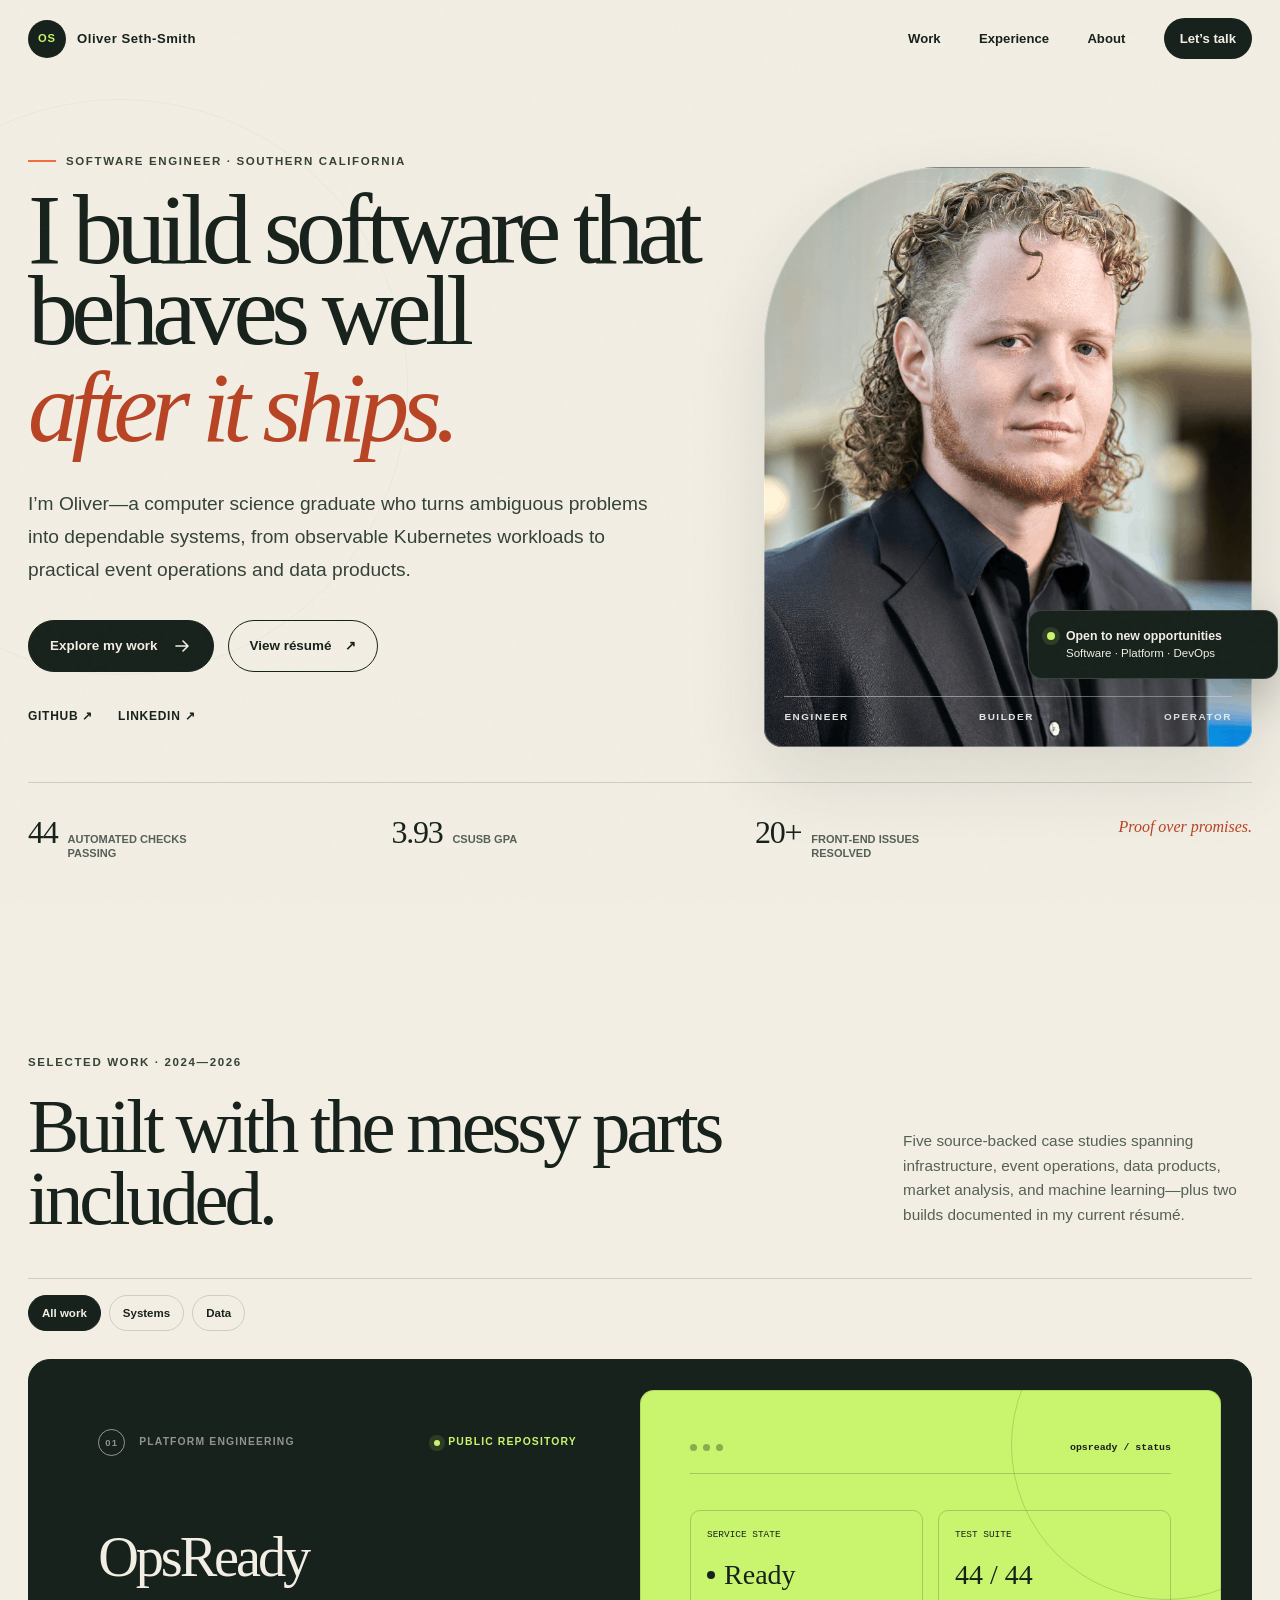
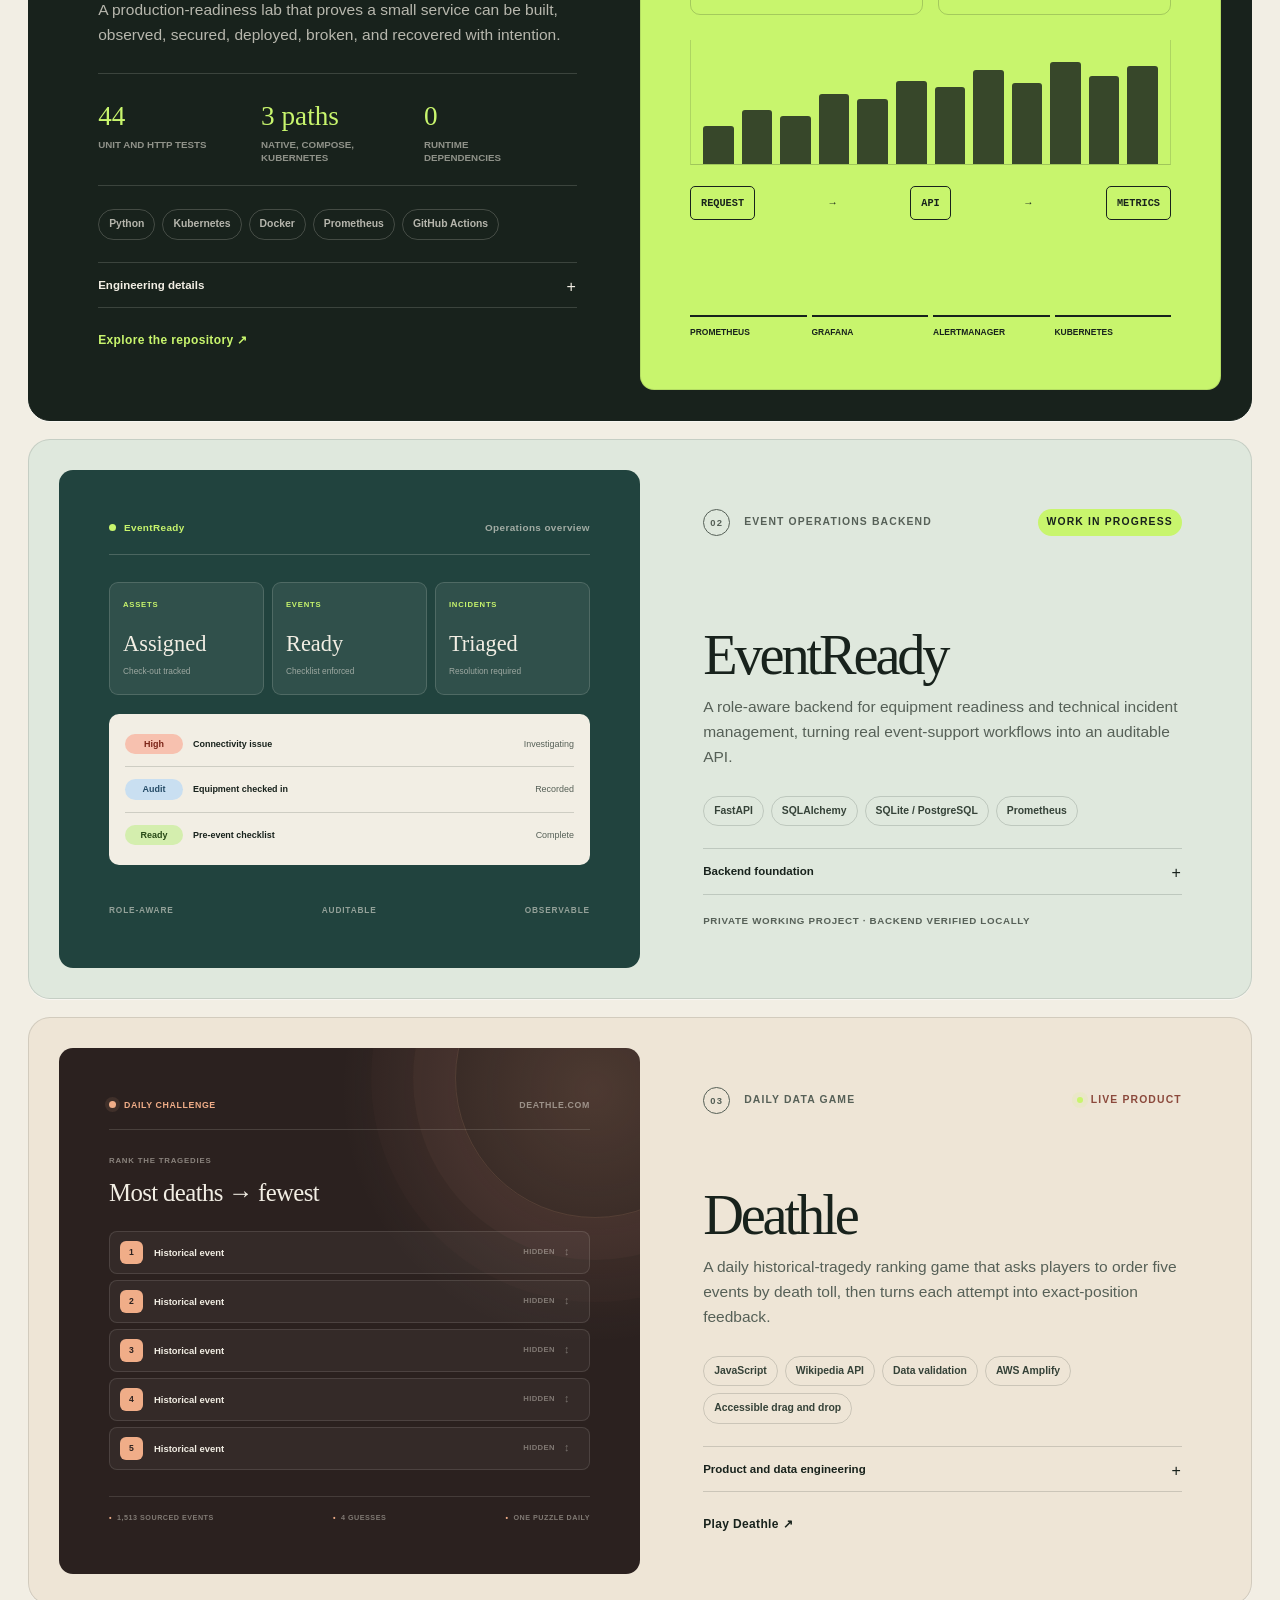
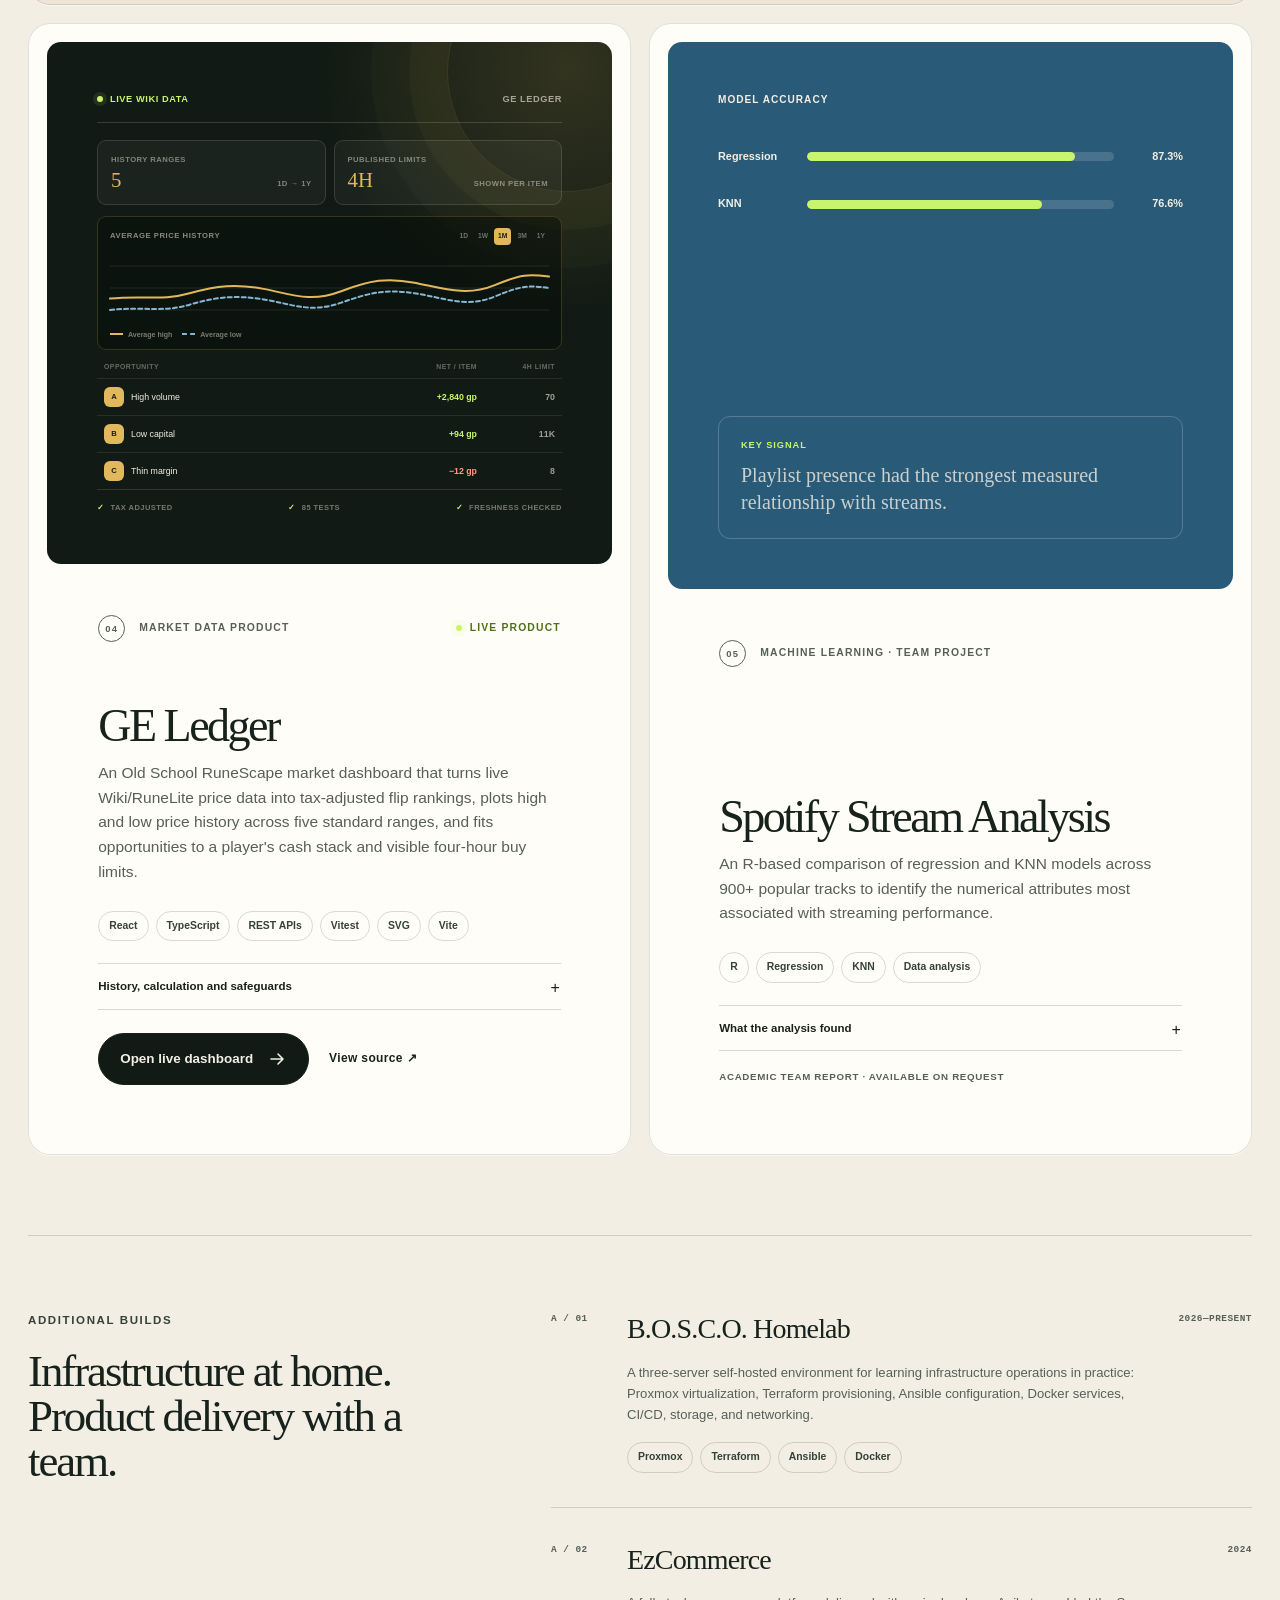
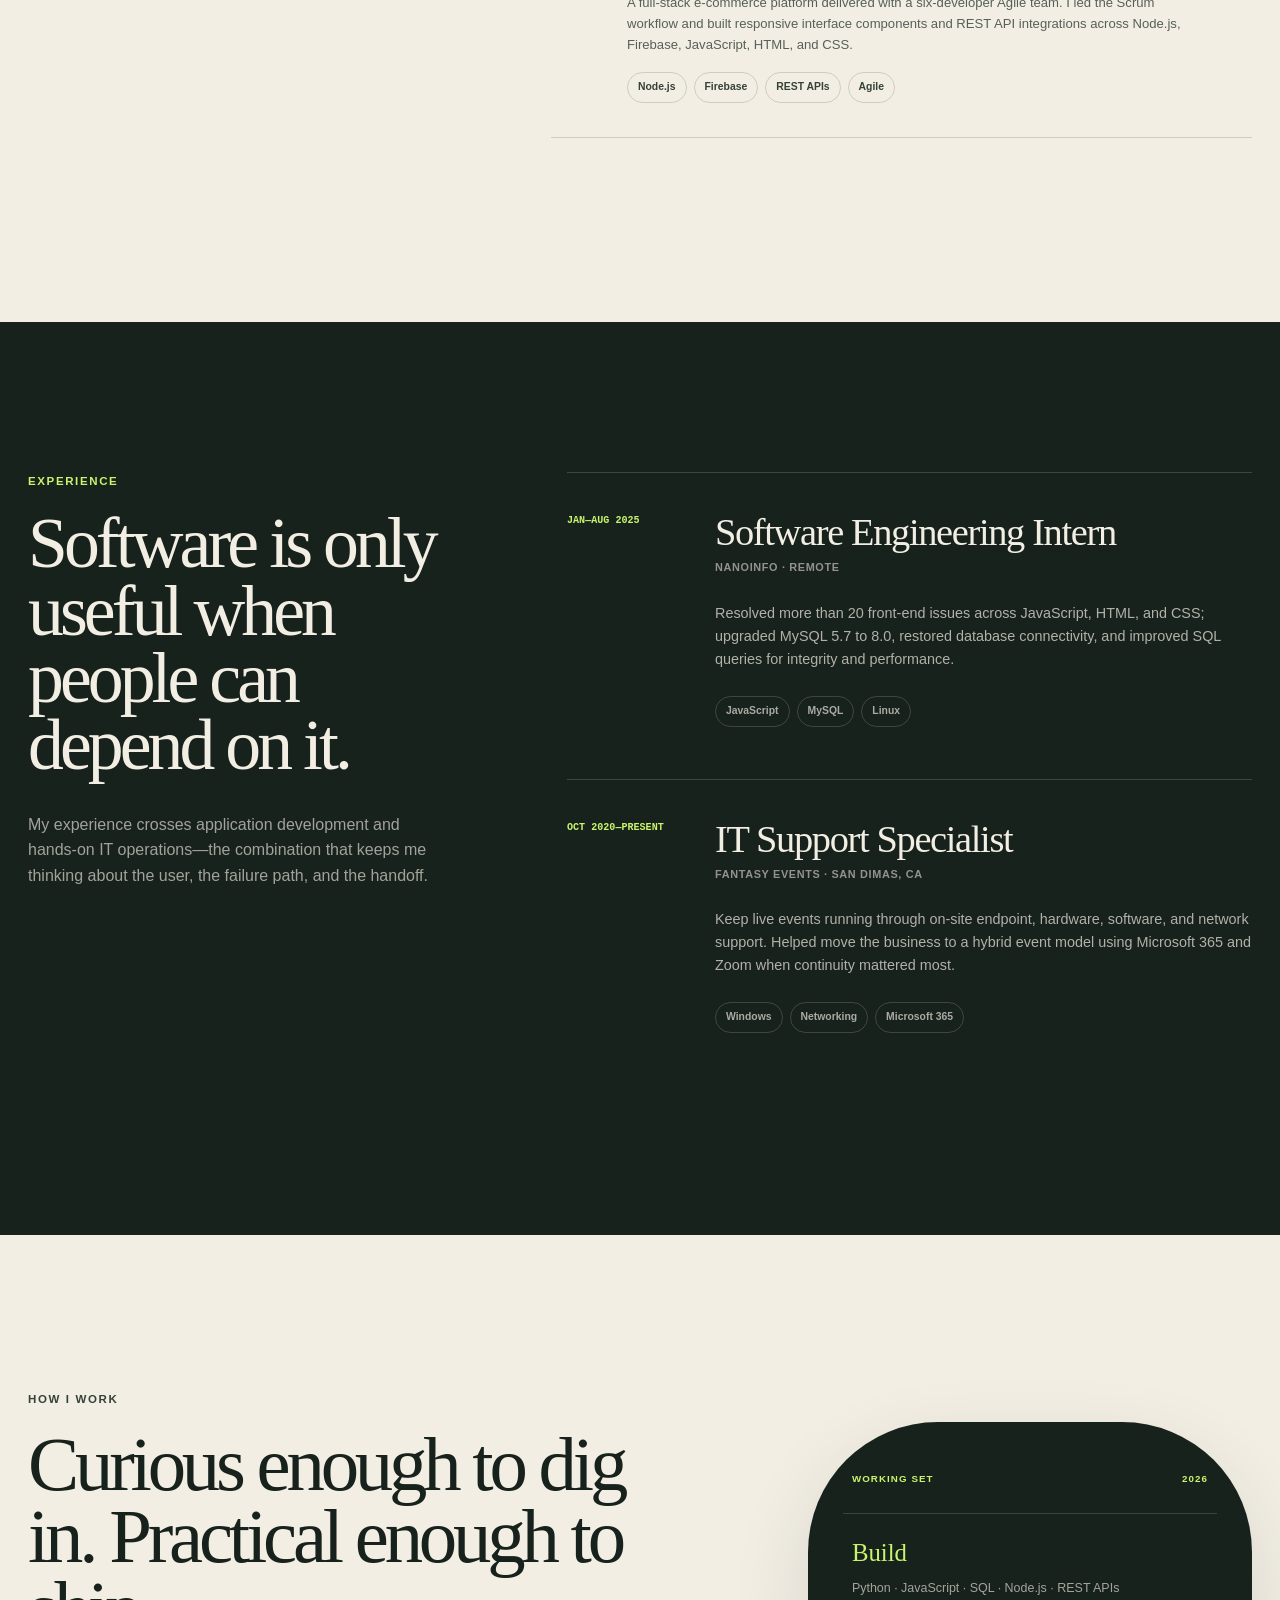
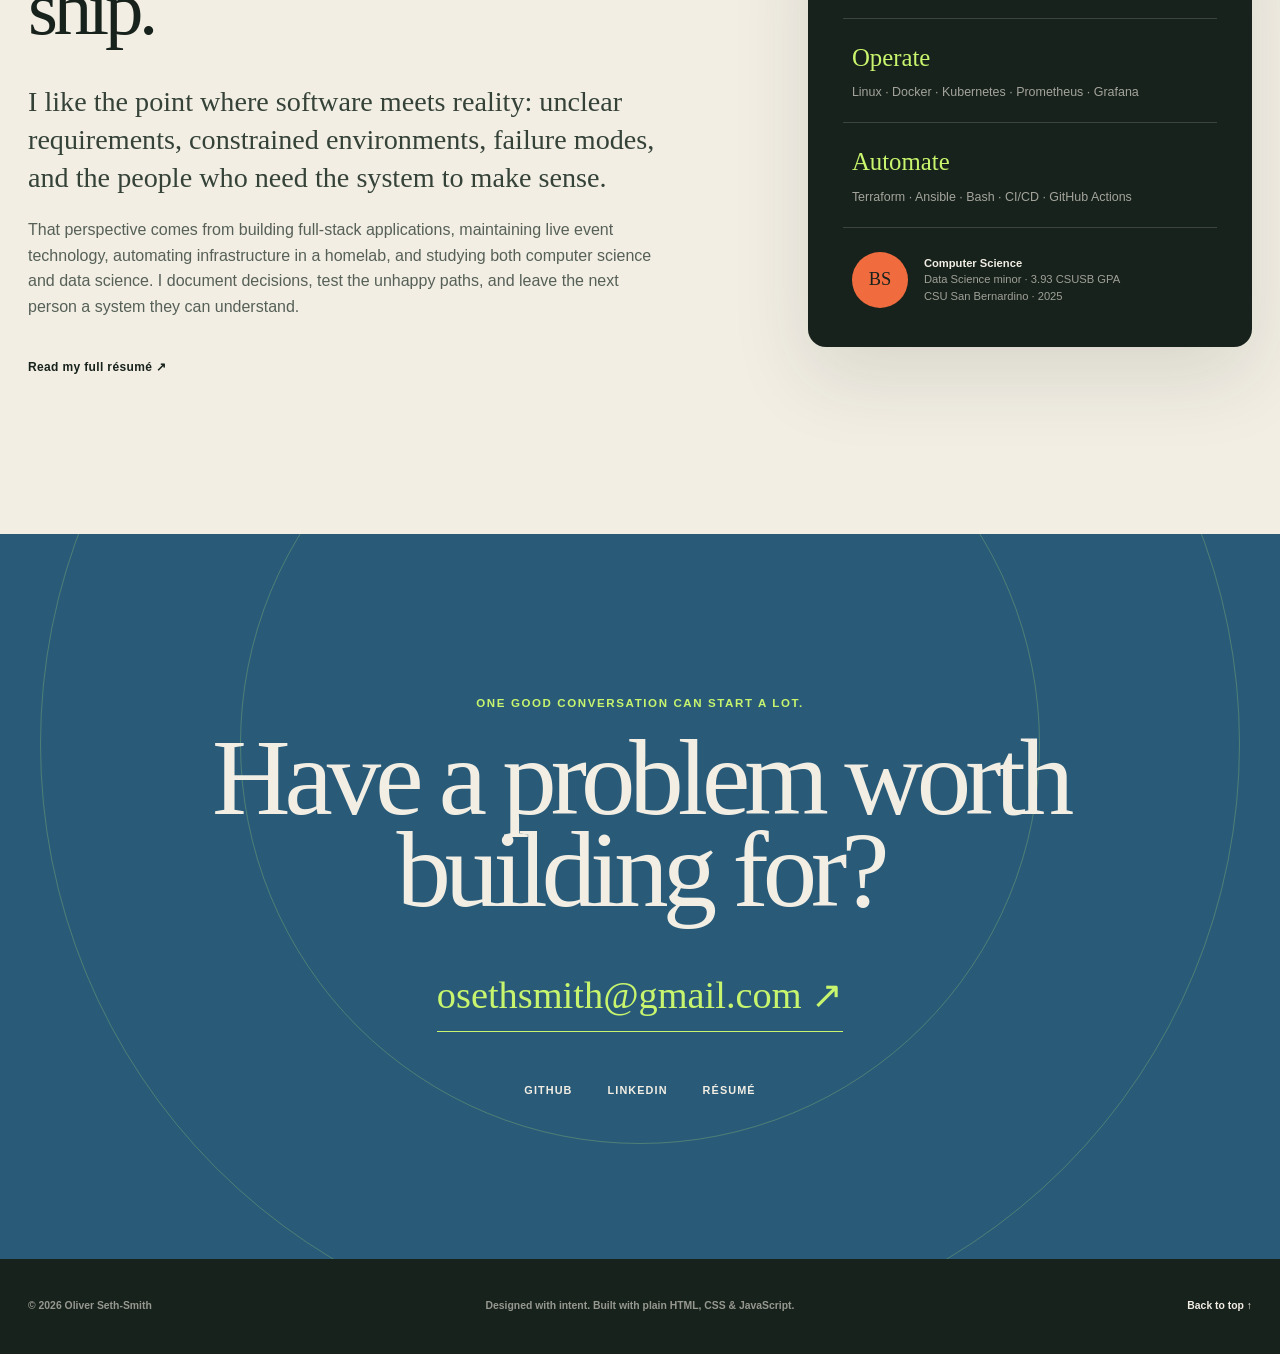
<file: index.html>
<!doctype html>
<html lang="en">
  <head>
    <meta charset="UTF-8" />
    <meta name="viewport" content="width=device-width, initial-scale=1.0" />
    <meta
      name="description"
      content="Portfolio of Oliver Seth-Smith, a software engineer focused on reliable systems, automation, infrastructure, and thoughtful developer experiences."
    />
    <meta name="theme-color" content="#18221c" />
    <meta property="og:type" content="website" />
    <meta property="og:title" content="Oliver Seth-Smith — Software Engineer" />
    <meta
      property="og:description"
      content="Software, systems, and automation built to hold up in the real world."
    />
    <title>Oliver Seth-Smith — Software Engineer</title>
    <link rel="icon" href="assets/favicon.svg" type="image/svg+xml" />
    <link rel="stylesheet" href="styles.css" />
    <script type="application/ld+json">
      {
        "@context": "https://schema.org",
        "@type": "Person",
        "name": "Oliver Seth-Smith",
        "jobTitle": "Software Engineer",
        "email": "mailto:osethsmith@gmail.com",
        "alumniOf": {
          "@type": "CollegeOrUniversity",
          "name": "California State University, San Bernardino"
        },
        "sameAs": [
          "https://github.com/oliver-seth-smith",
          "https://www.linkedin.com/in/oliver-seth-smith"
        ]
      }
    </script>
  </head>
  <body>
    <a class="skip-link" href="#main-content">Skip to content</a>

    <header class="site-header" data-header>
      <a class="wordmark" href="#top" aria-label="Oliver Seth-Smith, home">
        <span class="wordmark-mark">OS</span>
        <span>Oliver Seth-Smith</span>
      </a>

      <button
        class="menu-toggle"
        type="button"
        aria-expanded="false"
        aria-controls="site-nav"
        data-menu-toggle
      >
        <span class="sr-only">Toggle navigation</span>
        <span></span><span></span>
      </button>

      <nav class="site-nav" id="site-nav" aria-label="Primary navigation" data-nav>
        <a href="#work">Work</a>
        <a href="#experience">Experience</a>
        <a href="#about">About</a>
        <a class="nav-contact" href="mailto:osethsmith@gmail.com">Let’s talk</a>
      </nav>
    </header>

    <main id="main-content" tabindex="-1">
      <section class="hero" id="top" aria-labelledby="hero-title">
        <div class="hero-copy reveal">
          <p class="eyebrow"><span></span> Software engineer · Southern California</p>
          <h1 id="hero-title">
            I build software that behaves well
            <em>after it ships.</em>
          </h1>
          <p class="hero-intro">
            I’m Oliver—a computer science graduate who turns ambiguous problems into
            dependable systems, from observable Kubernetes workloads to practical event
            operations and data products.
          </p>
          <div class="hero-actions">
            <a class="button button-primary" href="#work">
              Explore my work
              <svg aria-hidden="true" viewBox="0 0 20 20">
                <path d="M4 10h11M11 5l5 5-5 5" />
              </svg>
            </a>
            <a
              class="button button-quiet"
              href="assets/oliver-seth-smith-resume.pdf"
              target="_blank"
              rel="noreferrer"
            >
              View résumé <span aria-hidden="true">↗</span>
            </a>
          </div>
          <div class="hero-social">
            <a href="https://github.com/oliver-seth-smith" target="_blank" rel="noreferrer">
              GitHub <span aria-hidden="true">↗</span>
            </a>
            <a
              href="https://www.linkedin.com/in/oliver-seth-smith"
              target="_blank"
              rel="noreferrer"
            >
              LinkedIn <span aria-hidden="true">↗</span>
            </a>
          </div>
        </div>

        <div class="hero-portrait reveal" data-delay="1">
          <div class="portrait-frame">
            <img
              src="assets/oliver-seth-smith.png"
              alt="Oliver Seth-Smith wearing a dark suit"
              width="1221"
              height="896"
              fetchpriority="high"
            />
            <div class="portrait-label" aria-hidden="true">
              <span>Engineer</span>
              <span>Builder</span>
              <span>Operator</span>
            </div>
          </div>
          <div class="availability-card">
            <span class="availability-dot" aria-hidden="true"></span>
            <p><strong>Open to new opportunities</strong><br />Software · Platform · DevOps</p>
          </div>
          <span class="portrait-index" aria-hidden="true">01 / 05</span>
        </div>

        <div class="proof-strip reveal" data-delay="2" aria-label="Career highlights">
          <div>
            <strong>44</strong>
            <span>automated checks passing</span>
          </div>
          <div>
            <strong>3.93</strong>
            <span>CSUSB GPA</span>
          </div>
          <div>
            <strong>20+</strong>
            <span>front-end issues resolved</span>
          </div>
          <p>Proof over promises.</p>
        </div>
      </section>

      <section class="work-section section-shell" id="work" aria-labelledby="work-title">
        <div class="section-heading reveal">
          <div>
            <p class="section-kicker">Selected work · 2024—2026</p>
            <h2 id="work-title">Built with the messy parts included.</h2>
          </div>
          <p>
            Five source-backed case studies spanning infrastructure, event operations, data
            products, market analysis, and machine learning—plus two builds documented in my
            current résumé.
          </p>
        </div>

        <div class="filter-row reveal" role="group" aria-label="Filter projects">
          <button class="filter-button is-active" type="button" data-filter="all">All work</button>
          <button class="filter-button" type="button" data-filter="systems">Systems</button>
          <button class="filter-button" type="button" data-filter="data">Data</button>
          <span class="sr-only" aria-live="polite" data-filter-status></span>
        </div>

        <div class="projects-grid" data-project-grid>
          <article class="project-card project-featured has-link reveal" data-category="systems">
            <div class="project-copy">
              <div class="project-meta">
                <span>01</span>
                <span>Platform engineering</span>
                <span class="project-status"><i></i> Public repository</span>
              </div>
              <h3>OpsReady</h3>
              <p class="project-lede">
                A production-readiness lab that proves a small service can be built, observed,
                secured, deployed, broken, and recovered with intention.
              </p>
              <ul class="project-impact" aria-label="Project outcomes">
                <li><strong>44</strong><span>unit and HTTP tests</span></li>
                <li><strong>3 paths</strong><span>native, Compose, Kubernetes</span></li>
                <li><strong>0</strong><span>runtime dependencies</span></li>
              </ul>
              <div class="tag-list" aria-label="Technologies">
                <span>Python</span><span>Kubernetes</span><span>Docker</span><span>Prometheus</span
                ><span>GitHub Actions</span>
              </div>
              <details class="project-notes">
                <summary>Engineering details</summary>
                <p>
                  Includes hardened containers, Kustomize overlays, SLO-backed alerts, a
                  provisioned Grafana dashboard, failure-injection runbooks, SBOM creation, and
                  a keylessly signed release workflow.
                </p>
              </details>
              <a
                class="text-link"
                href="https://github.com/oliver-seth-smith/opsready"
                target="_blank"
                rel="noreferrer"
              >
                Explore the repository <span aria-hidden="true">↗</span>
              </a>
            </div>

            <div
              class="project-visual ops-visual"
              role="img"
              aria-label="OpsReady status illustration showing a ready service, 44 of 44 tests passing, and a request-to-API-to-metrics pipeline"
            >
              <div class="terminal-bar"><span></span><span></span><span></span><b>opsready / status</b></div>
              <div class="ops-status-row">
                <div><span>Service state</span><strong><i></i> Ready</strong></div>
                <div><span>Test suite</span><strong>44 / 44</strong></div>
              </div>
              <div class="signal-chart" aria-hidden="true">
                <span></span><span></span><span></span><span></span><span></span><span></span
                ><span></span><span></span><span></span><span></span><span></span><span></span>
              </div>
              <div class="ops-pipeline" aria-hidden="true">
                <span>Request</span><b>→</b><span>API</span><b>→</b><span>Metrics</span>
              </div>
              <div class="ops-stack">
                <span>Prometheus</span><span>Grafana</span><span>Alertmanager</span
                ><span>Kubernetes</span>
              </div>
            </div>
          </article>

          <article class="project-card project-wide event-card reveal" data-category="systems">
            <div class="project-copy">
              <div class="project-meta">
                <span>02</span><span>Event operations backend</span
                ><span class="project-stage">Work in progress</span>
              </div>
              <h3>EventReady</h3>
              <p class="project-lede">
                A role-aware backend for equipment readiness and technical incident management,
                turning real event-support workflows into an auditable API.
              </p>
              <div class="tag-list">
                <span>FastAPI</span><span>SQLAlchemy</span><span>SQLite / PostgreSQL</span
                ><span>Prometheus</span>
              </div>
              <details class="project-notes">
                <summary>Backend foundation</summary>
                <p>
                  Implements secure session cookies, role-based access, asset assignment and
                  check-in, readiness checklists, incident resolution rules, audit trails,
                  endpoint reports, health probes, and HTTP metrics. Nine integration tests and
                  Ruff checks pass in an isolated environment; the user interface is still in
                  progress.
                </p>
              </details>
              <p class="project-footnote">Private working project · backend verified locally</p>
            </div>
            <div
              class="project-visual event-visual"
              role="img"
              aria-label="EventReady interface concept showing asset readiness, event checklists, incident triage, and audit history"
            >
              <div class="event-topline">
                <span><i></i> EventReady</span><b>Operations overview</b>
              </div>
              <div class="event-panels">
                <div><small>ASSETS</small><strong>Assigned</strong><span>Check-out tracked</span></div>
                <div><small>EVENTS</small><strong>Ready</strong><span>Checklist enforced</span></div>
                <div><small>INCIDENTS</small><strong>Triaged</strong><span>Resolution required</span></div>
              </div>
              <div class="event-activity">
                <p><span class="event-severity high">High</span><strong>Connectivity issue</strong><small>Investigating</small></p>
                <p><span class="event-severity low">Audit</span><strong>Equipment checked in</strong><small>Recorded</small></p>
                <p><span class="event-severity ready">Ready</span><strong>Pre-event checklist</strong><small>Complete</small></p>
              </div>
              <div class="event-footer"><span>Role-aware</span><span>Auditable</span><span>Observable</span></div>
            </div>
          </article>

          <article
            class="project-card project-wide deathle-card has-link reveal"
            id="deathle"
            data-category="data"
            data-delay="1"
          >
            <div class="project-copy">
              <div class="project-meta">
                <span>03</span><span>Daily data game</span
                ><span class="project-status"><i></i> Live product</span>
              </div>
              <h3>Deathle</h3>
              <p class="project-lede">
                A daily historical-tragedy ranking game that asks players to order five events by
                death toll, then turns each attempt into exact-position feedback.
              </p>
              <div class="tag-list" aria-label="Technologies">
                <span>JavaScript</span><span>Wikipedia API</span><span>Data validation</span
                ><span>AWS Amplify</span><span>Accessible drag and drop</span>
              </div>
              <details class="project-notes">
                <summary>Product and data engineering</summary>
                <p>
                  Ships a checked-in, validated catalog of 1,513 Wikipedia-sourced events and a
                  deterministic Pacific-time puzzle shared by every player. The dependency-free
                  client supports pointer and keyboard reordering, persistent game state,
                  duplicate-death avoidance, and spoiler-free result sharing; the data pipeline
                  discovers structured death-toll tables while rejecting duplicates, generic
                  topics, and misaligned records.
                </p>
              </details>
              <a class="text-link" href="https://deathle.com" target="_blank" rel="noreferrer">
                Play Deathle <span aria-hidden="true">↗</span>
              </a>
            </div>

            <div
              class="project-visual deathle-visual"
              role="img"
              aria-label="Deathle game concept showing five historical tragedies ready to be ranked by death toll"
            >
              <div class="deathle-topline">
                <span><i></i> Daily challenge</span><b>deathle.com</b>
              </div>
              <div class="deathle-prompt">
                <small>Rank the tragedies</small>
                <strong>Most deaths → fewest</strong>
              </div>
              <div class="deathle-board" aria-hidden="true">
                <div><b>1</b><span>Historical event</span><small>Hidden</small><i>↕</i></div>
                <div><b>2</b><span>Historical event</span><small>Hidden</small><i>↕</i></div>
                <div><b>3</b><span>Historical event</span><small>Hidden</small><i>↕</i></div>
                <div><b>4</b><span>Historical event</span><small>Hidden</small><i>↕</i></div>
                <div><b>5</b><span>Historical event</span><small>Hidden</small><i>↕</i></div>
              </div>
              <div class="deathle-footer">
                <span>1,513 sourced events</span><span>4 guesses</span><span>One puzzle daily</span>
              </div>
            </div>
          </article>

          <article
            class="project-card market-card has-link reveal"
            id="ge-ledger"
            data-category="data"
            data-delay="1"
          >
            <div
              class="project-visual market-visual"
              role="img"
              aria-label="GE Ledger dashboard preview showing five standardized price-history ranges, average high and low trend lines, tax-adjusted opportunities, visible four-hour buy limits, and 85 automated tests passing"
            >
              <div class="market-topline">
                <span><i></i> Live Wiki data</span>
                <b>GE Ledger</b>
              </div>
              <div class="market-metrics" aria-hidden="true">
                <div><small>History ranges</small><strong>5</strong><span>1D → 1Y</span></div>
                <div><small>Published limits</small><strong>4H</strong><span>shown per item</span></div>
              </div>
              <div class="market-history" aria-hidden="true">
                <div class="market-history-head">
                  <span>Average price history</span>
                  <div class="market-history-ranges">
                    <i>1D</i><i>1W</i><i class="active">1M</i><i>3M</i><i>1Y</i>
                  </div>
                </div>
                <svg viewBox="0 0 320 82" preserveAspectRatio="none">
                  <path class="market-history-grid" d="M0 16H320 M0 41H320 M0 66H320" />
                  <path
                    class="market-history-high"
                    d="M0 53 C25 49 38 56 58 47 S92 36 112 42 S146 58 168 45 S202 29 222 35 S260 51 280 38 S305 25 320 28"
                  />
                  <path
                    class="market-history-low"
                    d="M0 66 C25 62 39 69 58 60 S92 49 112 54 S146 70 168 58 S201 42 222 47 S260 64 280 51 S305 38 320 41"
                  />
                </svg>
                <div class="market-history-legend">
                  <span class="market-history-legend-high">Average high</span>
                  <span class="market-history-legend-low">Average low</span>
                </div>
              </div>
              <div class="market-board" aria-hidden="true">
                <div class="market-board-head"><span>Opportunity</span><span>Net / item</span><span>4h limit</span></div>
                <div class="market-board-row"><span><i>A</i> High volume</span><strong>+2,840 gp</strong><b>70</b></div>
                <div class="market-board-row"><span><i>B</i> Low capital</span><strong>+94 gp</strong><b>11K</b></div>
                <div class="market-board-row market-loss"><span><i>C</i> Thin margin</span><strong>−12 gp</strong><b>8</b></div>
              </div>
              <div class="market-footer" aria-hidden="true">
                <span>Tax adjusted</span><span>85 tests</span><span>Freshness checked</span>
              </div>
            </div>
            <div class="project-copy">
              <div class="project-meta">
                <span>04</span><span>Market data product</span
                ><span class="project-status"><i></i> Live product</span>
              </div>
              <h3>GE Ledger</h3>
              <p class="project-lede">
                An Old School RuneScape market dashboard that turns live Wiki/RuneLite price data
                into tax-adjusted flip rankings, plots high and low price history across five
                standard ranges, and fits opportunities to a player's cash stack and visible
                four-hour buy limits.
              </p>
              <div class="tag-list" aria-label="Technologies">
                <span>React</span><span>TypeScript</span><span>REST APIs</span><span>Vitest</span
                ><span>SVG</span><span>Vite</span>
              </div>
              <details class="project-notes">
                <summary>History, calculation and safeguards</summary>
                <p>
                  Joins mapping, latest-price, and completed 24-hour feeds in parallel, then
                  loads per-item time series on demand for 1D, 1W, 1M, 3M, and 1Y views. Its
                  responsive SVG chart compares average high and low prices, while published
                  four-hour buy limits stay visible on the opportunity board and feed the
                  capital-aware planner. The calculation applies the 2% per-item seller tax—including
                  floor rounding, the 5M gp cap, and dated exemptions—flags stale prices, preserves
                  losses, and avoids presenting market-wide volume as guaranteed profit. Eighty-four
                  automated tests across nine test files cover pricing, API and history handling,
                  caching, filtering, planner math, chart geometry, and accessible UI behavior.
                </p>
              </details>
              <div class="project-links">
                <a class="button button-primary" href="/osrs-market-watch/">
                  Open live dashboard
                  <svg aria-hidden="true" viewBox="0 0 20 20">
                    <path d="M4 10h11M11 5l5 5-5 5" />
                  </svg>
                </a>
                <a
                  class="text-link"
                  href="https://github.com/oliver-seth-smith/osrs-market-watch"
                  target="_blank"
                  rel="noreferrer"
                >
                  View source <span aria-hidden="true">↗</span>
                </a>
              </div>
            </div>
          </article>

          <article class="project-card reveal" data-category="data" data-delay="2">
            <div
              class="project-visual data-visual"
              role="img"
              aria-label="Spotify model comparison: regression accuracy 87.3 percent, KNN accuracy 76.6 percent, with playlist presence identified as the strongest measured relationship with streams"
            >
              <p class="visual-label">Model accuracy</p>
              <div class="accuracy-row regression-score">
                <span>Regression</span>
                <div><i></i></div>
                <strong>87.3%</strong>
              </div>
              <div class="accuracy-row knn-score">
                <span>KNN</span>
                <div><i></i></div>
                <strong>76.6%</strong>
              </div>
              <p class="data-finding">
                <span>Key signal</span>
                Playlist presence had the strongest measured relationship with streams.
              </p>
            </div>
            <div class="project-copy">
              <div class="project-meta"><span>05</span><span>Machine learning · Team project</span></div>
              <h3>Spotify Stream Analysis</h3>
              <p class="project-lede">
                An R-based comparison of regression and KNN models across 900+ popular tracks to
                identify the numerical attributes most associated with streaming performance.
              </p>
              <div class="tag-list"><span>R</span><span>Regression</span><span>KNN</span><span>Data analysis</span></div>
              <details class="project-notes">
                <summary>What the analysis found</summary>
                <p>
                  The regression model outperformed KNN, identifying artist count, Spotify
                  playlist presence, and chart presence as the strongest predictors in the
                  supplied 2023 dataset. The report also documents model assumptions and dataset
                  limitations.
                </p>
              </details>
              <p class="project-footnote">Academic team report · available on request</p>
            </div>
          </article>

        </div>

        <aside class="additional-builds reveal" aria-labelledby="additional-title">
          <div class="additional-heading">
            <p class="section-kicker">Additional builds</p>
            <h3 id="additional-title">Infrastructure at home. Product delivery with a team.</h3>
          </div>
          <article>
            <div class="additional-index">A / 01</div>
            <div>
              <h4>B.O.S.C.O. Homelab</h4>
              <p>
                A three-server self-hosted environment for learning infrastructure operations in
                practice: Proxmox virtualization, Terraform provisioning, Ansible configuration,
                Docker services, CI/CD, storage, and networking.
              </p>
              <div class="tag-list"><span>Proxmox</span><span>Terraform</span><span>Ansible</span><span>Docker</span></div>
            </div>
            <span class="additional-date">2026—Present</span>
          </article>
          <article>
            <div class="additional-index">A / 02</div>
            <div>
              <h4>EzCommerce</h4>
              <p>
                A full-stack e-commerce platform delivered with a six-developer Agile team. I led
                the Scrum workflow and built responsive interface components and REST API
                integrations across Node.js, Firebase, JavaScript, HTML, and CSS.
              </p>
              <div class="tag-list"><span>Node.js</span><span>Firebase</span><span>REST APIs</span><span>Agile</span></div>
            </div>
            <span class="additional-date">2024</span>
          </article>
        </aside>
      </section>

      <section class="experience-section" id="experience" aria-labelledby="experience-title">
        <div class="section-shell experience-inner">
          <div class="experience-heading reveal">
            <p class="section-kicker">Experience</p>
            <h2 id="experience-title">Software is only useful when people can depend on it.</h2>
            <p>
              My experience crosses application development and hands-on IT operations—the
              combination that keeps me thinking about the user, the failure path, and the handoff.
            </p>
          </div>

          <div class="timeline">
            <article class="timeline-item reveal">
              <div class="timeline-date">Jan—Aug 2025</div>
              <div class="timeline-copy">
                <div class="role-line">
                  <h3>Software Engineering Intern</h3>
                  <span>Nanoinfo · Remote</span>
                </div>
                <p>
                  Resolved more than 20 front-end issues across JavaScript, HTML, and CSS;
                  upgraded MySQL 5.7 to 8.0, restored database connectivity, and improved SQL
                  queries for integrity and performance.
                </p>
                <div class="tag-list"><span>JavaScript</span><span>MySQL</span><span>Linux</span></div>
              </div>
            </article>

            <article class="timeline-item reveal">
              <div class="timeline-date">Oct 2020—Present</div>
              <div class="timeline-copy">
                <div class="role-line">
                  <h3>IT Support Specialist</h3>
                  <span>Fantasy Events · San Dimas, CA</span>
                </div>
                <p>
                  Keep live events running through on-site endpoint, hardware, software, and
                  network support. Helped move the business to a hybrid event model using
                  Microsoft 365 and Zoom when continuity mattered most.
                </p>
                <div class="tag-list"><span>Windows</span><span>Networking</span><span>Microsoft 365</span></div>
              </div>
            </article>
          </div>
        </div>
      </section>

      <section class="about-section section-shell" id="about" aria-labelledby="about-title">
        <div class="about-grid">
          <div class="about-copy reveal">
            <p class="section-kicker">How I work</p>
            <h2 id="about-title">Curious enough to dig in. Practical enough to ship.</h2>
            <p class="about-lede">
              I like the point where software meets reality: unclear requirements, constrained
              environments, failure modes, and the people who need the system to make sense.
            </p>
            <p>
              That perspective comes from building full-stack applications, maintaining live
              event technology, automating infrastructure in a homelab, and studying both
              computer science and data science. I document decisions, test the unhappy paths,
              and leave the next person a system they can understand.
            </p>
            <a
              class="text-link"
              href="assets/oliver-seth-smith-resume.pdf"
              target="_blank"
              rel="noreferrer"
              >Read my full résumé <span aria-hidden="true">↗</span></a
            >
          </div>

          <div class="capability-board reveal" data-delay="1">
            <div class="capability-title">
              <span>Working set</span>
              <span>2026</span>
            </div>
            <div class="capability-group">
              <strong>Build</strong>
              <p>Python · JavaScript · SQL · Node.js · REST APIs</p>
            </div>
            <div class="capability-group">
              <strong>Operate</strong>
              <p>Linux · Docker · Kubernetes · Prometheus · Grafana</p>
            </div>
            <div class="capability-group">
              <strong>Automate</strong>
              <p>Terraform · Ansible · Bash · CI/CD · GitHub Actions</p>
            </div>
            <div class="education-stamp">
              <span>BS</span>
              <p>
                <strong>Computer Science</strong><br />
                Data Science minor · 3.93 CSUSB GPA<br />
                CSU San Bernardino · 2025
              </p>
            </div>
          </div>
        </div>
      </section>

      <section class="contact-section" aria-labelledby="contact-title">
        <div class="contact-orbit orbit-one" aria-hidden="true"></div>
        <div class="contact-orbit orbit-two" aria-hidden="true"></div>
        <div class="contact-inner reveal">
          <p class="section-kicker">One good conversation can start a lot.</p>
          <h2 id="contact-title">Have a problem worth building for?</h2>
          <a class="contact-email" href="mailto:osethsmith@gmail.com">
            osethsmith@gmail.com <span aria-hidden="true">↗</span>
          </a>
          <div class="contact-links">
            <a href="https://github.com/oliver-seth-smith" target="_blank" rel="noreferrer">GitHub</a>
            <a
              href="https://www.linkedin.com/in/oliver-seth-smith"
              target="_blank"
              rel="noreferrer"
              >LinkedIn</a
            >
            <a href="assets/oliver-seth-smith-resume.pdf" target="_blank" rel="noreferrer">Résumé</a>
          </div>
        </div>
      </section>
    </main>

    <footer class="site-footer">
      <p>© <span data-year></span> Oliver Seth-Smith</p>
      <p>Designed with intent. Built with plain HTML, CSS &amp; JavaScript.</p>
      <a href="#top">Back to top ↑</a>
    </footer>

    <script src="script.js" defer></script>
  </body>
</html>
</file>
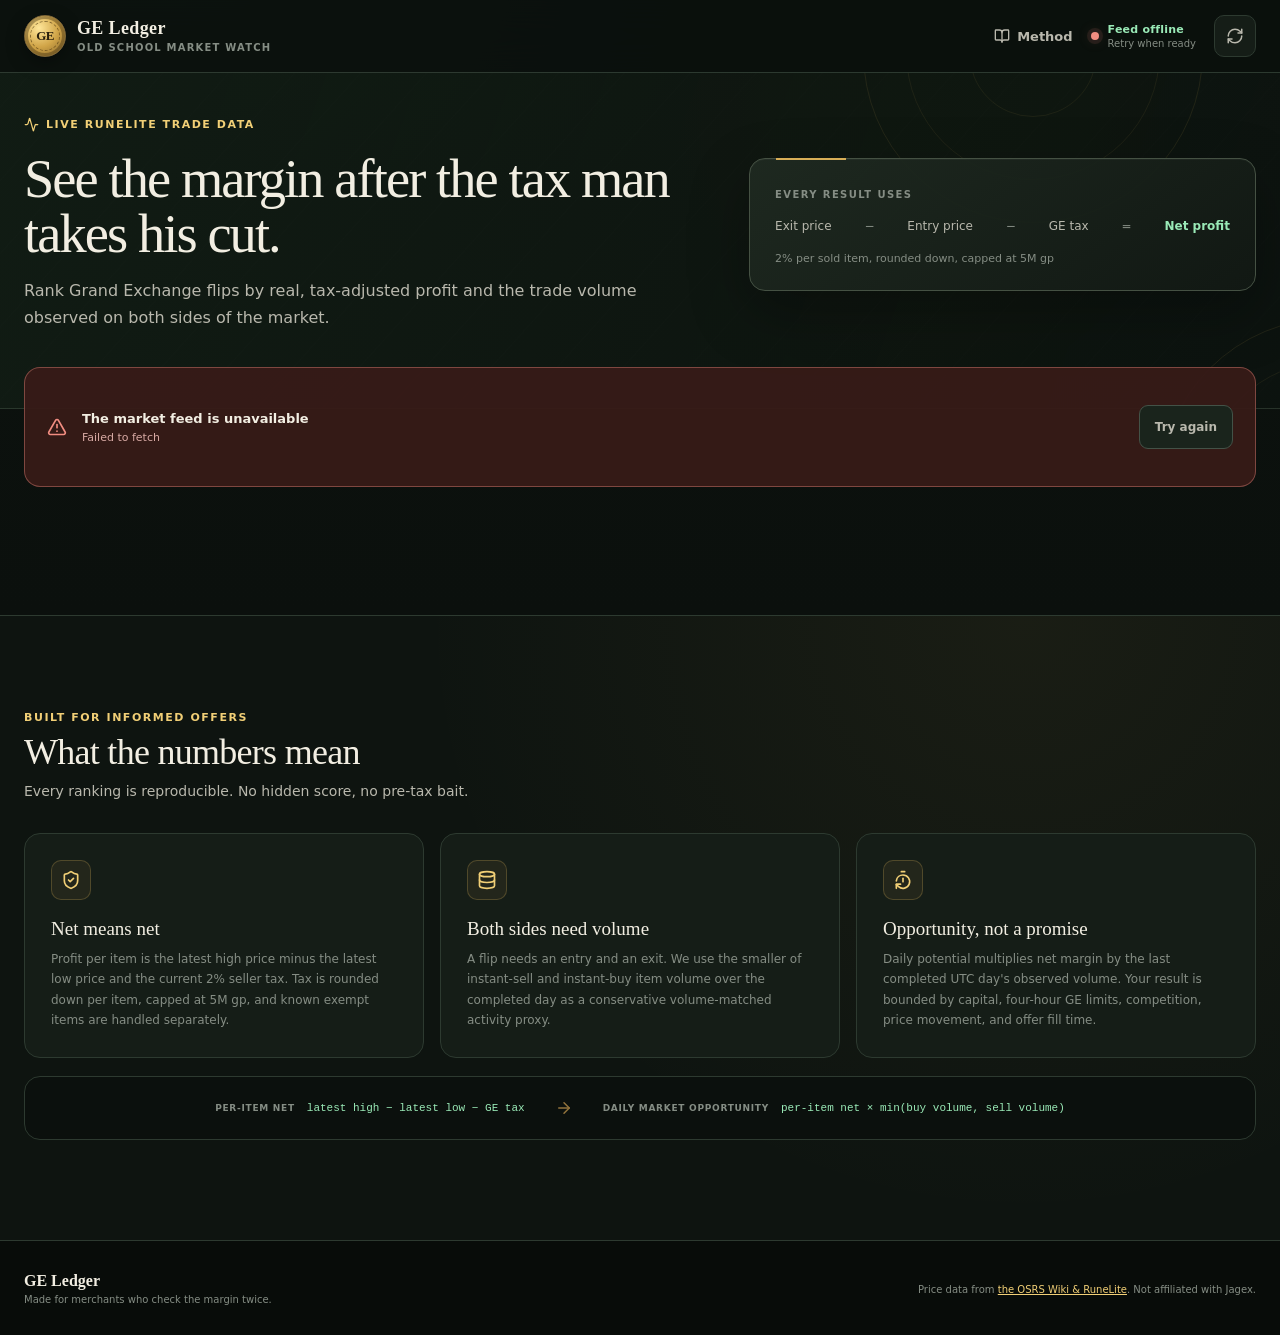
<file: osrs-market-watch/index.html>
<!doctype html>
<html lang="en">
  <head>
    <meta charset="UTF-8" />
    <meta name="viewport" content="width=device-width, initial-scale=1.0" />
    <meta
      name="description"
      content="Find the strongest Old School RuneScape Grand Exchange flips using live prices, daily volume, and tax-adjusted profit."
    />
    <meta name="theme-color" content="#101712" />
    <title>GE Ledger — OSRS Market Watch</title>
    <script type="module" crossorigin src="/osrs-market-watch/assets/index-Xwkj-Y_9.js"></script>
    <link rel="stylesheet" crossorigin href="/osrs-market-watch/assets/index-DLxBWqjp.css">
  </head>
  <body>
    <div id="root"></div>
  </body>
</html>
</file>
<file: styles.css>
:root {
  --paper: #f2eee4;
  --paper-deep: #e7e0d2;
  --ink: #18221c;
  --ink-soft: #354238;
  --muted: #566057;
  --line: rgba(24, 34, 28, 0.16);
  --lime: #c8f56d;
  --lime-deep: #a5da42;
  --orange: #f06c3e;
  --orange-ink: #b84424;
  --blue: #9dc6ff;
  --white: #fffdf8;
  --max-width: 1320px;
  --radius: 22px;
  --shadow: 0 30px 80px rgba(30, 38, 31, 0.12);
  --font-sans: Inter, ui-sans-serif, -apple-system, BlinkMacSystemFont, "Segoe UI", sans-serif;
  --font-display: "Iowan Old Style", "Palatino Linotype", Palatino, Georgia, serif;
}

*,
*::before,
*::after {
  box-sizing: border-box;
}

html {
  scroll-behavior: smooth;
  scroll-padding-top: 90px;
}

body {
  margin: 0;
  overflow-x: hidden;
  color: var(--ink);
  background: var(--paper);
  font-family: var(--font-sans);
  font-size: 16px;
  line-height: 1.6;
  -webkit-font-smoothing: antialiased;
}

body::before {
  position: fixed;
  z-index: 20;
  inset: 0;
  pointer-events: none;
  opacity: 0.025;
  content: "";
  background-image: url("data:image/svg+xml,%3Csvg viewBox='0 0 180 180' xmlns='http://www.w3.org/2000/svg'%3E%3Cfilter id='n'%3E%3CfeTurbulence type='fractalNoise' baseFrequency='.9' numOctaves='4' stitchTiles='stitch'/%3E%3C/filter%3E%3Crect width='100%25' height='100%25' filter='url(%23n)' opacity='.7'/%3E%3C/svg%3E");
}

::selection {
  color: var(--ink);
  background: var(--lime);
}

img,
svg {
  display: block;
  max-width: 100%;
}

a {
  color: inherit;
  text-decoration: none;
}

button,
a {
  -webkit-tap-highlight-color: transparent;
}

button {
  color: inherit;
  font: inherit;
}

:focus-visible {
  outline: 3px solid #0b120d;
  outline-offset: 3px;
  box-shadow: 0 0 0 6px var(--white);
}

.sr-only {
  position: absolute;
  overflow: hidden;
  width: 1px;
  height: 1px;
  padding: 0;
  margin: -1px;
  clip: rect(0, 0, 0, 0);
  white-space: nowrap;
  border: 0;
}

.skip-link {
  position: fixed;
  z-index: 100;
  top: 10px;
  left: 10px;
  padding: 10px 16px;
  color: var(--paper);
  background: var(--ink);
  transform: translateY(-150%);
  transition: transform 180ms ease;
}

.skip-link:focus {
  transform: translateY(0);
}

.site-header {
  position: fixed;
  z-index: 50;
  top: 0;
  left: 0;
  display: flex;
  width: 100%;
  min-height: 78px;
  padding: 16px max(28px, calc((100vw - var(--max-width)) / 2));
  align-items: center;
  justify-content: space-between;
  border-bottom: 1px solid transparent;
  transition:
    background 200ms ease,
    border-color 200ms ease,
    min-height 200ms ease;
}

.site-header.is-scrolled {
  min-height: 68px;
  border-color: var(--line);
  background: rgba(242, 238, 228, 0.9);
  backdrop-filter: blur(14px);
}

.wordmark {
  display: inline-flex;
  align-items: center;
  gap: 11px;
  font-size: 0.82rem;
  font-weight: 720;
  letter-spacing: 0.04em;
}

.wordmark-mark {
  display: grid;
  width: 38px;
  height: 38px;
  color: var(--lime);
  background: var(--ink);
  border-radius: 50%;
  place-items: center;
  font-size: 0.7rem;
  letter-spacing: 0.08em;
}

.site-nav {
  display: flex;
  align-items: center;
  gap: clamp(22px, 3vw, 45px);
  font-size: 0.82rem;
  font-weight: 700;
}

.site-nav > a:not(.nav-contact) {
  position: relative;
}

.site-nav > a:not(.nav-contact)::after {
  position: absolute;
  right: 0;
  bottom: -5px;
  left: 0;
  height: 2px;
  content: "";
  background: var(--orange);
  transform: scaleX(0);
  transform-origin: right;
  transition: transform 180ms ease;
}

.site-nav > a:hover::after {
  transform: scaleX(1);
  transform-origin: left;
}

.nav-contact {
  padding: 10px 16px;
  color: var(--paper);
  background: var(--ink);
  border-radius: 999px;
  transition:
    color 180ms ease,
    background 180ms ease,
    transform 180ms ease;
}

.nav-contact:hover {
  color: var(--ink);
  background: var(--lime);
  transform: translateY(-2px);
}

.menu-toggle {
  display: none;
  width: 44px;
  height: 44px;
  padding: 12px 9px;
  border: 0;
  background: transparent;
}

.menu-toggle span:not(.sr-only) {
  display: block;
  width: 24px;
  height: 2px;
  margin: 5px auto;
  background: var(--ink);
  transition: transform 180ms ease;
}

.hero {
  position: relative;
  display: grid;
  width: min(calc(100% - 56px), var(--max-width));
  min-height: min(940px, 100vh);
  padding: 132px 0 42px;
  margin: 0 auto;
  grid-template-columns: repeat(12, 1fr);
  column-gap: clamp(20px, 3vw, 48px);
  align-items: center;
}

.hero::before {
  position: absolute;
  z-index: -1;
  top: 11%;
  left: -16%;
  width: 45vw;
  height: 45vw;
  min-width: 440px;
  min-height: 440px;
  content: "";
  opacity: 0.35;
  border: 1px solid rgba(24, 34, 28, 0.1);
  border-radius: 50%;
}

.hero-copy {
  z-index: 2;
  grid-column: 1 / span 7;
  padding: 20px 0 56px;
}

.eyebrow,
.section-kicker {
  margin: 0 0 20px;
  color: var(--ink-soft);
  font-size: 0.72rem;
  font-weight: 800;
  letter-spacing: 0.14em;
  text-transform: uppercase;
}

.eyebrow {
  display: flex;
  align-items: center;
  gap: 10px;
}

.eyebrow span {
  width: 28px;
  height: 2px;
  background: var(--orange);
}

.hero h1 {
  max-width: 880px;
  margin: 0;
  font-family: var(--font-display);
  font-size: clamp(4.4rem, 7.8vw, 8.7rem);
  font-weight: 500;
  letter-spacing: -0.066em;
  line-height: 0.81;
}

.hero h1 em {
  display: block;
  margin-top: 0.16em;
  color: var(--orange-ink);
  font-weight: 500;
}

.hero-intro {
  max-width: 630px;
  margin: 38px 0 0;
  color: var(--ink-soft);
  font-size: clamp(1.04rem, 1.5vw, 1.22rem);
  line-height: 1.72;
}

.hero-actions {
  display: flex;
  margin-top: 34px;
  align-items: center;
  gap: 14px;
  flex-wrap: wrap;
}

.button {
  display: inline-flex;
  min-height: 52px;
  padding: 12px 21px;
  align-items: center;
  justify-content: center;
  gap: 14px;
  border: 1px solid var(--ink);
  border-radius: 999px;
  font-size: 0.84rem;
  font-weight: 760;
  transition:
    transform 180ms ease,
    background 180ms ease,
    color 180ms ease;
}

.button svg {
  width: 20px;
  fill: none;
  stroke: currentColor;
  stroke-linecap: round;
  stroke-linejoin: round;
  stroke-width: 1.6;
}

.button:hover {
  transform: translateY(-3px);
}

.button-primary {
  color: var(--paper);
  background: var(--ink);
}

.button-primary:hover {
  color: var(--ink);
  background: var(--lime);
}

.button-quiet:hover {
  background: var(--white);
}

.hero-social {
  display: flex;
  margin-top: 35px;
  gap: 25px;
  font-size: 0.75rem;
  font-weight: 800;
  letter-spacing: 0.06em;
  text-transform: uppercase;
}

.hero-social a,
.text-link,
.contact-links a,
.site-footer a {
  text-decoration-thickness: 1px;
  text-underline-offset: 4px;
}

.hero-social a:hover,
.text-link:hover,
.contact-links a:hover,
.site-footer a:hover {
  text-decoration-line: underline;
}

.hero-portrait {
  position: relative;
  z-index: 1;
  grid-column: 8 / -1;
  align-self: center;
}

.portrait-frame {
  position: relative;
  overflow: hidden;
  aspect-ratio: 0.84;
  background: #cdd3c9;
  border-radius: 180px 180px 18px 18px;
  box-shadow: var(--shadow);
}

.portrait-frame::after {
  position: absolute;
  inset: 0;
  content: "";
  box-shadow: inset 0 0 0 1px rgba(255, 255, 255, 0.32);
  border-radius: inherit;
}

.portrait-frame img {
  width: 100%;
  height: 100%;
  object-fit: cover;
  object-position: 49% center;
  filter: saturate(0.9) contrast(1.02);
}

.portrait-label {
  position: absolute;
  right: 20px;
  bottom: 22px;
  left: 20px;
  display: flex;
  padding-top: 12px;
  justify-content: space-between;
  color: rgba(255, 255, 255, 0.88);
  border-top: 1px solid rgba(255, 255, 255, 0.42);
  font-size: 0.62rem;
  font-weight: 800;
  letter-spacing: 0.16em;
  text-transform: uppercase;
}

.availability-card {
  position: absolute;
  right: -26px;
  bottom: 68px;
  display: flex;
  min-width: 250px;
  padding: 16px 18px;
  align-items: flex-start;
  gap: 11px;
  color: var(--paper);
  background: var(--ink);
  border: 1px solid rgba(255, 255, 255, 0.14);
  border-radius: 14px;
  box-shadow: 0 18px 48px rgba(12, 18, 14, 0.25);
}

.availability-card p {
  margin: 0;
  font-size: 0.72rem;
  line-height: 1.5;
}

.availability-card strong {
  font-size: 0.77rem;
}

.availability-dot,
.project-status i,
.ops-status-row i {
  display: inline-block;
  width: 8px;
  height: 8px;
  flex: 0 0 auto;
  background: var(--lime);
  border-radius: 50%;
  box-shadow: 0 0 0 5px rgba(200, 245, 109, 0.12);
}

.availability-dot {
  margin-top: 5px;
  animation: breathe 2.4s ease-in-out infinite;
}

@keyframes breathe {
  50% {
    box-shadow: 0 0 0 9px rgba(200, 245, 109, 0.04);
  }
}

.portrait-index {
  position: absolute;
  top: 28%;
  right: -75px;
  color: var(--muted);
  font-size: 0.62rem;
  font-weight: 800;
  letter-spacing: 0.16em;
  transform: rotate(90deg);
}

.proof-strip {
  display: grid;
  grid-column: 1 / -1;
  width: 100%;
  padding: 24px 0 0;
  align-self: end;
  border-top: 1px solid var(--line);
  grid-template-columns: repeat(3, minmax(150px, 1fr)) auto;
  gap: 26px;
}

.proof-strip > div {
  display: flex;
  align-items: baseline;
  gap: 10px;
}

.proof-strip strong {
  font-family: var(--font-display);
  font-size: 2rem;
  font-weight: 500;
  letter-spacing: -0.04em;
}

.proof-strip span {
  max-width: 140px;
  color: var(--muted);
  font-size: 0.69rem;
  font-weight: 700;
  line-height: 1.25;
  text-transform: uppercase;
}

.proof-strip > p {
  margin: 7px 0 0;
  color: var(--orange-ink);
  font-family: var(--font-display);
  font-style: italic;
  font-size: 1rem;
}

.section-shell {
  width: min(calc(100% - 56px), var(--max-width));
  margin: 0 auto;
}

.work-section {
  padding: 150px 0;
}

.section-heading {
  display: grid;
  margin-bottom: 42px;
  grid-template-columns: minmax(0, 1.5fr) minmax(300px, 0.65fr);
  gap: 70px;
  align-items: end;
}

.section-heading h2,
.experience-heading h2,
.about-copy h2,
.contact-inner h2 {
  margin: 0;
  font-family: var(--font-display);
  font-size: clamp(3.2rem, 6vw, 6.3rem);
  font-weight: 500;
  letter-spacing: -0.055em;
  line-height: 0.94;
}

.section-heading > p {
  margin: 0 0 8px;
  color: var(--muted);
  font-size: 0.96rem;
}

.filter-row {
  display: flex;
  padding: 16px 0 28px;
  gap: 8px;
  border-top: 1px solid var(--line);
}

html:not(.js-enabled) .filter-row {
  display: none;
}

.filter-button {
  padding: 8px 13px;
  border: 1px solid var(--line);
  background: transparent;
  border-radius: 999px;
  cursor: pointer;
  font-size: 0.72rem;
  font-weight: 750;
  transition:
    background 160ms ease,
    color 160ms ease,
    border-color 160ms ease;
}

.filter-button:hover,
.filter-button.is-active {
  color: var(--paper);
  border-color: var(--ink);
  background: var(--ink);
}

.projects-grid {
  display: grid;
  grid-template-columns: repeat(2, minmax(0, 1fr));
  gap: 18px;
}

.project-card {
  display: flex;
  overflow: hidden;
  min-height: 700px;
  padding: 18px;
  flex-direction: column;
  background: var(--white);
  border: 1px solid rgba(24, 34, 28, 0.13);
  border-radius: var(--radius);
  box-shadow: 0 1px 0 rgba(255, 255, 255, 0.5);
  transition:
    transform 260ms ease,
    box-shadow 260ms ease,
    opacity 220ms ease;
}

.project-card.has-link:hover {
  box-shadow: var(--shadow);
  transform: translateY(-5px);
}

.project-card.is-hidden {
  display: none;
}

.project-featured,
.project-wide {
  min-height: 640px;
  grid-column: 1 / -1;
  flex-direction: row;
}

.project-featured {
  color: var(--paper);
  background: var(--ink);
  border-color: var(--ink);
}

.project-copy,
.project-visual {
  flex: 1 1 50%;
}

.project-copy {
  display: flex;
  padding: clamp(23px, 4vw, 52px);
  flex-direction: column;
  align-items: flex-start;
}

.project-meta {
  display: flex;
  width: 100%;
  margin-bottom: auto;
  align-items: center;
  gap: 14px;
  color: var(--muted);
  font-size: 0.65rem;
  font-weight: 800;
  letter-spacing: 0.11em;
  text-transform: uppercase;
}

.project-meta > span:first-child {
  display: grid;
  width: 27px;
  height: 27px;
  border: 1px solid currentColor;
  border-radius: 50%;
  place-items: center;
  font-size: 0.59rem;
}

.project-featured .project-meta {
  color: rgba(242, 238, 228, 0.56);
}

.project-status {
  display: flex;
  margin-left: auto;
  align-items: center;
  gap: 8px;
  color: var(--lime);
}

.project-status i {
  width: 6px;
  height: 6px;
}

.project-stage {
  padding: 5px 9px;
  margin-left: auto;
  color: var(--ink);
  background: var(--lime);
  border-radius: 999px;
}

.project-card h3 {
  margin: 75px 0 13px;
  font-family: var(--font-display);
  font-size: clamp(2.6rem, 4.4vw, 5.3rem);
  font-weight: 500;
  letter-spacing: -0.055em;
  line-height: 0.95;
}

.project-card:not(.project-featured):not(.project-wide) h3 {
  margin-top: 62px;
  font-size: clamp(2.5rem, 3.6vw, 4.2rem);
}

.project-lede {
  max-width: 650px;
  margin: 0 0 26px;
  color: var(--muted);
  font-size: 0.97rem;
}

.project-featured .project-lede {
  color: rgba(242, 238, 228, 0.73);
}

.project-impact {
  display: flex;
  width: 100%;
  padding: 21px 0;
  margin: 0 0 23px;
  gap: 10px;
  border-top: 1px solid rgba(242, 238, 228, 0.16);
  border-bottom: 1px solid rgba(242, 238, 228, 0.16);
  list-style: none;
}

.project-impact li {
  min-width: 0;
  flex: 1 1 0;
}

.project-impact strong,
.project-impact span {
  display: block;
}

.project-impact strong {
  color: var(--lime);
  font-family: var(--font-display);
  font-size: 1.7rem;
  font-weight: 500;
}

.project-impact span {
  max-width: 110px;
  color: rgba(242, 238, 228, 0.55);
  font-size: 0.61rem;
  font-weight: 700;
  line-height: 1.3;
  text-transform: uppercase;
}

.tag-list {
  display: flex;
  gap: 7px;
  flex-wrap: wrap;
}

.tag-list span {
  padding: 6px 10px;
  color: var(--ink-soft);
  border: 1px solid var(--line);
  border-radius: 999px;
  font-size: 0.65rem;
  font-weight: 720;
}

.project-featured .tag-list span {
  color: rgba(242, 238, 228, 0.72);
  border-color: rgba(242, 238, 228, 0.2);
}

.project-notes {
  width: 100%;
  margin-top: 22px;
  border-top: 1px solid var(--line);
  border-bottom: 1px solid var(--line);
}

.project-featured .project-notes {
  border-color: rgba(242, 238, 228, 0.16);
}

.project-notes summary {
  position: relative;
  padding: 13px 28px 13px 0;
  cursor: pointer;
  font-size: 0.72rem;
  font-weight: 780;
  list-style: none;
}

.project-notes summary::-webkit-details-marker {
  display: none;
}

.project-notes summary::after {
  position: absolute;
  top: 11px;
  right: 1px;
  content: "+";
  font-size: 1rem;
  font-weight: 400;
  transition: transform 180ms ease;
}

.project-notes[open] summary::after {
  transform: rotate(45deg);
}

.project-notes p {
  margin: 0;
  padding: 0 0 16px;
  color: var(--muted);
  font-size: 0.79rem;
  line-height: 1.65;
}

.project-featured .project-notes p {
  color: rgba(242, 238, 228, 0.65);
}

.project-footnote {
  margin: 18px 0 0;
  color: var(--muted);
  font-size: 0.61rem;
  font-weight: 780;
  letter-spacing: 0.07em;
  text-transform: uppercase;
}

.text-link {
  display: inline-block;
  margin-top: 23px;
  font-size: 0.75rem;
  font-weight: 800;
  letter-spacing: 0.03em;
}

.project-links {
  display: flex;
  align-items: center;
  flex-wrap: wrap;
  gap: 20px;
  margin-top: 23px;
}

.project-links .text-link {
  margin-top: 0;
}

.market-card .project-links .button-primary {
  background: #111a14;
}

.market-card .project-links .button-primary:hover {
  color: #111a14;
  background: var(--lime);
}

.project-featured .text-link {
  color: var(--lime);
}

.project-visual {
  position: relative;
  overflow: hidden;
  min-height: 390px;
  padding: clamp(25px, 4vw, 50px);
  border-radius: 14px;
}

.ops-visual {
  display: flex;
  margin: 12px;
  flex-direction: column;
  color: var(--ink);
  background: var(--lime);
  box-shadow: inset 0 0 0 1px rgba(24, 34, 28, 0.12);
}

.ops-visual::before {
  position: absolute;
  top: -100px;
  right: -100px;
  width: 310px;
  height: 310px;
  content: "";
  border: 1px solid rgba(24, 34, 28, 0.16);
  border-radius: 50%;
}

.terminal-bar {
  display: flex;
  padding-bottom: 17px;
  align-items: center;
  gap: 6px;
  border-bottom: 1px solid rgba(24, 34, 28, 0.2);
}

.terminal-bar span {
  width: 7px;
  height: 7px;
  background: var(--ink);
  border-radius: 50%;
  opacity: 0.35;
}

.terminal-bar b {
  margin-left: auto;
  font-family: ui-monospace, SFMono-Regular, Menlo, monospace;
  font-size: 0.62rem;
  font-weight: 600;
}

.ops-status-row {
  display: grid;
  padding: 36px 0 25px;
  grid-template-columns: 1fr 1fr;
  gap: 15px;
}

.ops-status-row > div {
  padding: 16px;
  border: 1px solid rgba(24, 34, 28, 0.2);
  border-radius: 10px;
}

.ops-status-row span,
.ops-status-row strong {
  display: block;
}

.ops-status-row span {
  margin-bottom: 11px;
  font-family: ui-monospace, SFMono-Regular, Menlo, monospace;
  font-size: 0.59rem;
  text-transform: uppercase;
}

.ops-status-row strong {
  display: flex;
  align-items: center;
  gap: 9px;
  font-family: var(--font-display);
  font-size: 1.75rem;
  font-weight: 500;
}

.ops-status-row i {
  background: var(--ink);
  box-shadow: none;
}

.signal-chart {
  display: flex;
  height: 125px;
  padding: 12px 12px 0;
  align-items: end;
  justify-content: space-between;
  gap: 8px;
  border-right: 1px solid rgba(24, 34, 28, 0.15);
  border-bottom: 1px solid rgba(24, 34, 28, 0.22);
  border-left: 1px solid rgba(24, 34, 28, 0.15);
}

.signal-chart span {
  width: 100%;
  height: var(--h);
  background: var(--ink);
  border-radius: 3px 3px 0 0;
  opacity: 0.82;
}

.signal-chart span:nth-child(1) { --h: 34%; }
.signal-chart span:nth-child(2) { --h: 48%; }
.signal-chart span:nth-child(3) { --h: 43%; }
.signal-chart span:nth-child(4) { --h: 62%; }
.signal-chart span:nth-child(5) { --h: 58%; }
.signal-chart span:nth-child(6) { --h: 74%; }
.signal-chart span:nth-child(7) { --h: 69%; }
.signal-chart span:nth-child(8) { --h: 84%; }
.signal-chart span:nth-child(9) { --h: 72%; }
.signal-chart span:nth-child(10) { --h: 91%; }
.signal-chart span:nth-child(11) { --h: 78%; }
.signal-chart span:nth-child(12) { --h: 87%; }

.ops-pipeline {
  display: flex;
  padding: 21px 0;
  align-items: center;
  justify-content: space-between;
  font-family: ui-monospace, SFMono-Regular, Menlo, monospace;
  font-size: 0.64rem;
  font-weight: 700;
  text-transform: uppercase;
}

.ops-pipeline span {
  padding: 8px 10px;
  border: 1px solid var(--ink);
  border-radius: 5px;
}

.ops-stack {
  display: grid;
  margin-top: auto;
  grid-template-columns: repeat(4, 1fr);
  gap: 5px;
}

.ops-stack span {
  padding-top: 9px;
  overflow: hidden;
  border-top: 2px solid var(--ink);
  font-size: 0.53rem;
  font-weight: 800;
  text-overflow: ellipsis;
  text-transform: uppercase;
}

.visual-label {
  margin: 0 0 25px;
  font-size: 0.63rem;
  font-weight: 820;
  letter-spacing: 0.1em;
  text-transform: uppercase;
}

.data-visual {
  display: flex;
  min-height: 350px;
  flex-direction: column;
  color: var(--paper);
  background: #295b79;
}

.accuracy-row {
  display: grid;
  padding: 15px 0;
  grid-template-columns: 78px 1fr 58px;
  gap: 11px;
  align-items: center;
}

.accuracy-row > span,
.accuracy-row strong {
  font-size: 0.68rem;
  font-weight: 800;
}

.accuracy-row strong {
  text-align: right;
}

.accuracy-row > div {
  overflow: hidden;
  height: 9px;
  background: rgba(255, 255, 255, 0.15);
  border-radius: 999px;
}

.accuracy-row i {
  display: block;
  width: var(--score);
  height: 100%;
  background: var(--lime);
  border-radius: inherit;
}

.regression-score i { --score: 87.3%; }
.knn-score i { --score: 76.6%; }

.data-finding {
  padding: 22px;
  margin: auto 0 0;
  color: rgba(242, 238, 228, 0.8);
  border: 1px solid rgba(255, 255, 255, 0.2);
  border-radius: 12px;
  font-family: var(--font-display);
  font-size: 1.25rem;
  line-height: 1.35;
}

.data-finding span {
  display: block;
  margin-bottom: 10px;
  color: var(--lime);
  font-family: var(--font-sans);
  font-size: 0.58rem;
  font-weight: 800;
  letter-spacing: 0.1em;
  text-transform: uppercase;
}

.market-card .project-status {
  color: #4f711b;
}

.market-visual {
  display: flex;
  min-height: 350px;
  flex-direction: column;
  color: var(--paper);
  background:
    radial-gradient(circle at 92% 5%, rgba(226, 184, 92, 0.16), transparent 34%),
    #111a14;
}

.market-visual::before {
  position: absolute;
  top: -90px;
  right: -75px;
  width: 240px;
  height: 240px;
  content: "";
  border: 1px solid rgba(226, 184, 92, 0.13);
  border-radius: 50%;
  box-shadow:
    0 0 0 38px rgba(226, 184, 92, 0.035),
    0 0 0 76px rgba(226, 184, 92, 0.025);
}

.market-visual > * {
  position: relative;
}

.market-topline,
.market-footer {
  display: flex;
  align-items: center;
  justify-content: space-between;
  font-size: 0.58rem;
  font-weight: 780;
  letter-spacing: 0.06em;
  text-transform: uppercase;
}

.market-topline {
  padding-bottom: 15px;
  border-bottom: 1px solid rgba(242, 238, 228, 0.16);
}

.market-topline span {
  display: flex;
  align-items: center;
  gap: 7px;
  color: var(--lime);
}

.market-topline i {
  width: 6px;
  height: 6px;
  background: var(--lime);
  border-radius: 50%;
  box-shadow: 0 0 0 4px rgba(200, 245, 109, 0.1);
}

.market-topline b {
  color: rgba(242, 238, 228, 0.62);
}

.market-metrics {
  display: grid;
  padding: 17px 0 11px;
  grid-template-columns: repeat(2, 1fr);
  gap: 8px;
}

.market-metrics > div {
  display: grid;
  padding: 13px;
  border: 1px solid rgba(242, 238, 228, 0.13);
  border-radius: 9px;
  background: rgba(255, 255, 255, 0.045);
  grid-template-columns: 1fr auto;
  align-items: end;
}

.market-metrics small,
.market-metrics span {
  color: rgba(242, 238, 228, 0.48);
  font-size: 0.48rem;
  font-weight: 760;
  letter-spacing: 0.06em;
  text-transform: uppercase;
}

.market-metrics small {
  grid-column: 1 / -1;
}

.market-metrics strong {
  margin-top: 4px;
  color: #e2b85c;
  font-family: var(--font-display);
  font-size: 1.3rem;
  font-weight: 500;
  line-height: 1;
}

.market-metrics span {
  text-align: right;
}

.market-history {
  padding: 11px 12px 9px;
  border: 1px solid rgba(226, 184, 92, 0.2);
  border-radius: 9px;
  background: rgba(7, 13, 9, 0.5);
}

.market-history-head,
.market-history-legend {
  display: flex;
  align-items: center;
  justify-content: space-between;
  gap: 10px;
}

.market-history-head > span {
  color: rgba(242, 238, 228, 0.54);
  font-size: 0.48rem;
  font-weight: 800;
  letter-spacing: 0.07em;
  text-transform: uppercase;
}

.market-history-ranges {
  display: flex;
  align-items: center;
  gap: 2px;
}

.market-history-ranges i {
  padding: 3px 4px;
  color: rgba(242, 238, 228, 0.42);
  border-radius: 4px;
  font-size: 0.42rem;
  font-style: normal;
  font-weight: 800;
}

.market-history-ranges .active {
  color: #201b10;
  background: #e2b85c;
}

.market-history svg {
  display: block;
  width: 100%;
  height: 72px;
  margin: 7px 0 5px;
  overflow: visible;
}

.market-history-grid,
.market-history-high,
.market-history-low {
  fill: none;
  vector-effect: non-scaling-stroke;
}

.market-history-grid {
  stroke: rgba(242, 238, 228, 0.1);
  stroke-width: 1;
}

.market-history-high,
.market-history-low {
  stroke-linecap: round;
  stroke-linejoin: round;
  stroke-width: 2;
}

.market-history-high {
  stroke: #e2b85c;
}

.market-history-low {
  stroke: #86b6d2;
  stroke-dasharray: 4 3;
}

.market-history-legend {
  justify-content: flex-start;
  color: rgba(242, 238, 228, 0.48);
  font-size: 0.44rem;
  font-weight: 720;
}

.market-history-legend span {
  display: inline-flex;
  align-items: center;
  gap: 5px;
}

.market-history-legend span::before {
  width: 13px;
  height: 2px;
  content: "";
  background: #e2b85c;
}

.market-history-legend .market-history-legend-low::before {
  height: 0;
  border-top: 2px dashed #86b6d2;
  background: transparent;
}

.market-board {
  margin-top: 11px;
}

.market-board-head,
.market-board-row {
  display: grid;
  grid-template-columns: minmax(100px, 1fr) 78px 70px;
  gap: 8px;
  align-items: center;
}

.market-board-head {
  padding: 0 7px 6px;
  color: rgba(242, 238, 228, 0.38);
  font-size: 0.43rem;
  font-weight: 820;
  letter-spacing: 0.07em;
  text-transform: uppercase;
}

.market-board-head span:not(:first-child),
.market-board-row > strong,
.market-board-row > b {
  text-align: right;
}

.market-board-row {
  padding: 8px 7px;
  border-top: 1px solid rgba(242, 238, 228, 0.09);
  font-size: 0.55rem;
}

.market-board-row > span {
  display: flex;
  align-items: center;
  gap: 7px;
}

.market-board-row i {
  display: grid;
  width: 20px;
  height: 20px;
  flex: 0 0 auto;
  place-items: center;
  color: #201b10;
  background: #e2b85c;
  border-radius: 6px;
  font-size: 0.48rem;
  font-style: normal;
  font-weight: 850;
}

.market-board-row > strong {
  color: var(--lime);
  font-weight: 780;
}

.market-board-row > b {
  color: rgba(242, 238, 228, 0.63);
  font-weight: 680;
}

.market-board-row.market-loss > strong {
  color: #ff9b82;
}

.market-footer {
  padding-top: 12px;
  margin-top: auto;
  color: rgba(242, 238, 228, 0.45);
  border-top: 1px solid rgba(242, 238, 228, 0.13);
  font-size: 0.47rem;
}

.market-footer span::before {
  margin-right: 6px;
  color: var(--lime);
  content: "✓";
}

.project-wide {
  min-height: 560px;
  background: var(--paper-deep);
}

.event-card {
  background: #dfe8dd;
}

.deathle-card {
  background: #eee5d6;
}

.deathle-card .project-status {
  color: #8b493c;
}

.deathle-visual {
  display: flex;
  margin: 12px;
  flex-direction: column;
  color: var(--paper);
  background:
    radial-gradient(circle at 92% 8%, rgba(232, 169, 132, 0.18), transparent 35%),
    #2b211f;
}

.deathle-visual::before {
  position: absolute;
  top: -110px;
  right: -95px;
  width: 280px;
  height: 280px;
  content: "";
  border: 1px solid rgba(232, 169, 132, 0.14);
  border-radius: 50%;
  box-shadow:
    0 0 0 42px rgba(232, 169, 132, 0.035),
    0 0 0 84px rgba(232, 169, 132, 0.02);
}

.deathle-visual > * {
  position: relative;
}

.deathle-topline,
.deathle-footer {
  display: flex;
  align-items: center;
  justify-content: space-between;
  font-size: 0.55rem;
  font-weight: 780;
  letter-spacing: 0.07em;
  text-transform: uppercase;
}

.deathle-topline {
  padding-bottom: 17px;
  border-bottom: 1px solid rgba(242, 238, 228, 0.15);
}

.deathle-topline span {
  display: flex;
  align-items: center;
  gap: 8px;
  color: #f0ad88;
}

.deathle-topline i {
  width: 7px;
  height: 7px;
  background: #f0ad88;
  border-radius: 50%;
  box-shadow: 0 0 0 4px rgba(240, 173, 136, 0.1);
}

.deathle-topline b {
  color: rgba(242, 238, 228, 0.5);
}

.deathle-prompt {
  padding: 25px 0 18px;
}

.deathle-prompt small,
.deathle-prompt strong {
  display: block;
}

.deathle-prompt small {
  margin-bottom: 6px;
  color: rgba(242, 238, 228, 0.48);
  font-size: 0.49rem;
  font-weight: 800;
  letter-spacing: 0.1em;
  text-transform: uppercase;
}

.deathle-prompt strong {
  font-family: var(--font-display);
  font-size: 1.55rem;
  font-weight: 500;
  letter-spacing: -0.025em;
}

.deathle-board {
  display: grid;
  gap: 6px;
}

.deathle-board > div {
  display: grid;
  padding: 9px 10px;
  grid-template-columns: 25px 1fr auto 15px;
  align-items: center;
  gap: 9px;
  border: 1px solid rgba(242, 238, 228, 0.12);
  border-radius: 8px;
  background: rgba(255, 255, 255, 0.045);
}

.deathle-board b {
  display: grid;
  width: 23px;
  height: 23px;
  place-items: center;
  color: #2b211f;
  background: #f0ad88;
  border-radius: 6px;
  font-size: 0.54rem;
}

.deathle-board span {
  font-size: 0.59rem;
  font-weight: 720;
}

.deathle-board small {
  color: rgba(242, 238, 228, 0.4);
  font-size: 0.48rem;
  font-weight: 760;
  letter-spacing: 0.05em;
  text-transform: uppercase;
}

.deathle-board i {
  color: rgba(242, 238, 228, 0.35);
  font-size: 0.7rem;
  font-style: normal;
}

.deathle-footer {
  padding-top: 15px;
  margin-top: auto;
  color: rgba(242, 238, 228, 0.43);
  border-top: 1px solid rgba(242, 238, 228, 0.13);
  font-size: 0.45rem;
}

.deathle-footer span::before {
  margin-right: 5px;
  color: #f0ad88;
  content: "•";
}

.event-visual {
  display: flex;
  margin: 12px;
  flex-direction: column;
  color: var(--paper);
  background: #21433e;
}

.event-topline {
  display: flex;
  padding-bottom: 18px;
  align-items: center;
  justify-content: space-between;
  border-bottom: 1px solid rgba(242, 238, 228, 0.2);
  font-size: 0.62rem;
  font-weight: 760;
  letter-spacing: 0.04em;
}

.event-topline span {
  display: flex;
  align-items: center;
  gap: 8px;
  color: var(--lime);
}

.event-topline i {
  width: 7px;
  height: 7px;
  background: var(--lime);
  border-radius: 50%;
}

.event-topline b {
  color: rgba(242, 238, 228, 0.62);
  font-weight: 650;
}

.event-panels {
  display: grid;
  padding: 27px 0 19px;
  grid-template-columns: repeat(3, 1fr);
  gap: 8px;
}

.event-panels > div {
  padding: 16px 13px;
  background: rgba(255, 255, 255, 0.07);
  border: 1px solid rgba(242, 238, 228, 0.16);
  border-radius: 9px;
}

.event-panels small,
.event-panels strong,
.event-panels span {
  display: block;
}

.event-panels small {
  margin-bottom: 15px;
  color: var(--lime);
  font-size: 0.48rem;
  font-weight: 850;
  letter-spacing: 0.1em;
}

.event-panels strong {
  font-family: var(--font-display);
  font-size: 1.4rem;
  font-weight: 500;
}

.event-panels span {
  margin-top: 3px;
  color: rgba(242, 238, 228, 0.56);
  font-size: 0.52rem;
}

.event-activity {
  padding: 8px 16px;
  background: var(--paper);
  border-radius: 10px;
}

.event-activity p {
  display: grid;
  padding: 12px 0;
  margin: 0;
  color: var(--ink);
  border-bottom: 1px solid var(--line);
  grid-template-columns: 58px 1fr auto;
  gap: 10px;
  align-items: center;
}

.event-activity p:last-child {
  border: 0;
}

.event-activity strong,
.event-activity small,
.event-severity {
  font-size: 0.56rem;
}

.event-activity strong {
  font-weight: 760;
}

.event-activity small {
  color: var(--muted);
}

.event-severity {
  padding: 3px 6px;
  border-radius: 999px;
  text-align: center;
  font-weight: 820;
}

.event-severity.high { color: #7b2417; background: #f7c1af; }
.event-severity.low { color: #244b66; background: #c9dff1; }
.event-severity.ready { color: #284a16; background: #d4eeae; }

.event-footer {
  display: flex;
  padding-top: 22px;
  margin-top: auto;
  justify-content: space-between;
  color: rgba(242, 238, 228, 0.55);
  font-size: 0.52rem;
  font-weight: 800;
  letter-spacing: 0.1em;
  text-transform: uppercase;
}

.additional-builds {
  display: grid;
  padding: 75px 0 0;
  margin-top: 80px;
  border-top: 1px solid var(--line);
  grid-template-columns: minmax(240px, 0.75fr) minmax(0, 1.25fr);
  column-gap: clamp(45px, 8vw, 120px);
}

.additional-heading {
  grid-row: 1 / span 2;
}

.additional-heading h3 {
  max-width: 410px;
  margin: 0;
  font-family: var(--font-display);
  font-size: clamp(2.2rem, 3.5vw, 3.8rem);
  font-weight: 500;
  letter-spacing: -0.045em;
  line-height: 1;
}

.additional-builds > article {
  display: grid;
  padding: 0 0 34px;
  margin-bottom: 34px;
  border-bottom: 1px solid var(--line);
  grid-template-columns: 56px 1fr auto;
  gap: 20px;
}

.additional-index,
.additional-date {
  color: var(--muted);
  font-family: ui-monospace, SFMono-Regular, Menlo, monospace;
  font-size: 0.59rem;
  font-weight: 700;
  letter-spacing: 0.05em;
  text-transform: uppercase;
}

.additional-builds h4 {
  margin: -4px 0 10px;
  font-family: var(--font-display);
  font-size: 1.75rem;
  font-weight: 500;
  letter-spacing: -0.03em;
}

.additional-builds article p {
  max-width: 600px;
  margin: 0 0 17px;
  color: var(--muted);
  font-size: 0.82rem;
}

.additional-date {
  text-align: right;
}

.project-wide .project-copy {
  order: 2;
}

.experience-section {
  padding: 150px 0;
  color: var(--paper);
  background: var(--ink);
}

.experience-inner {
  display: grid;
  grid-template-columns: minmax(280px, 0.75fr) minmax(520px, 1.25fr);
  gap: clamp(60px, 10vw, 150px);
}

.experience-heading {
  position: sticky;
  top: 120px;
  align-self: start;
}

.experience-heading .section-kicker,
.contact-section .section-kicker {
  color: var(--lime);
}

.experience-heading h2 {
  font-size: clamp(3.5rem, 5.6vw, 6rem);
}

.experience-heading > p:last-child {
  margin: 32px 0 0;
  color: rgba(242, 238, 228, 0.63);
}

.timeline-item {
  display: grid;
  padding: 40px 0 52px;
  border-top: 1px solid rgba(242, 238, 228, 0.18);
  grid-template-columns: 120px 1fr;
  gap: 28px;
}

.timeline-date {
  color: var(--lime);
  font-family: ui-monospace, SFMono-Regular, Menlo, monospace;
  font-size: 0.63rem;
  font-weight: 700;
  text-transform: uppercase;
}

.role-line h3 {
  margin: 0;
  font-family: var(--font-display);
  font-size: clamp(1.8rem, 3vw, 3rem);
  font-weight: 500;
  letter-spacing: -0.035em;
  line-height: 1;
}

.role-line span {
  display: block;
  margin-top: 8px;
  color: rgba(242, 238, 228, 0.56);
  font-size: 0.68rem;
  font-weight: 750;
  letter-spacing: 0.06em;
  text-transform: uppercase;
}

.timeline-copy > p {
  margin: 25px 0;
  color: rgba(242, 238, 228, 0.7);
  font-size: 0.9rem;
}

.timeline-copy .tag-list span {
  color: rgba(242, 238, 228, 0.67);
  border-color: rgba(242, 238, 228, 0.18);
}

.about-section {
  padding: 155px 0;
}

.about-grid {
  display: grid;
  grid-template-columns: minmax(0, 1.18fr) minmax(400px, 0.82fr);
  gap: clamp(70px, 11vw, 160px);
  align-items: center;
}

.about-copy h2 {
  max-width: 760px;
}

.about-lede {
  max-width: 710px;
  margin: 38px 0 20px;
  color: var(--ink-soft);
  font-family: var(--font-display);
  font-size: clamp(1.35rem, 2.2vw, 2rem);
  line-height: 1.35;
}

.about-copy > p:not(.section-kicker):not(.about-lede) {
  max-width: 650px;
  color: var(--muted);
}

.capability-board {
  padding: 35px;
  color: var(--paper);
  background: var(--ink);
  border-radius: 130px 130px 18px 18px;
  box-shadow: var(--shadow);
}

.capability-title {
  display: flex;
  padding: 14px 9px 26px;
  justify-content: space-between;
  color: var(--lime);
  font-size: 0.61rem;
  font-weight: 800;
  letter-spacing: 0.11em;
  text-transform: uppercase;
}

.capability-group {
  padding: 19px 9px;
  border-top: 1px solid rgba(242, 238, 228, 0.17);
}

.capability-group strong {
  display: block;
  margin-bottom: 6px;
  color: var(--lime);
  font-family: var(--font-display);
  font-size: 1.55rem;
  font-weight: 500;
}

.capability-group p {
  margin: 0;
  color: rgba(242, 238, 228, 0.64);
  font-size: 0.78rem;
}

.education-stamp {
  display: flex;
  padding: 24px 9px 4px;
  align-items: center;
  gap: 16px;
  border-top: 1px solid rgba(242, 238, 228, 0.17);
}

.education-stamp > span {
  display: grid;
  width: 56px;
  height: 56px;
  flex: 0 0 auto;
  color: var(--ink);
  background: var(--orange);
  border-radius: 50%;
  place-items: center;
  font-family: var(--font-display);
  font-size: 1.15rem;
}

.education-stamp p {
  margin: 0;
  color: rgba(242, 238, 228, 0.62);
  font-size: 0.7rem;
  line-height: 1.5;
}

.education-stamp strong {
  color: var(--paper);
}

.contact-section {
  position: relative;
  overflow: hidden;
  padding: 160px 28px;
  color: var(--paper);
  background: #295b79;
  text-align: center;
}

.contact-inner {
  position: relative;
  z-index: 2;
  width: min(100%, 1050px);
  margin: 0 auto;
}

.contact-inner h2 {
  font-size: clamp(4.2rem, 8.5vw, 9rem);
  line-height: 0.84;
}

.contact-email {
  display: inline-block;
  padding-bottom: 4px;
  margin-top: 50px;
  color: var(--lime);
  border-bottom: 1px solid currentColor;
  font-family: var(--font-display);
  font-size: clamp(1.4rem, 3vw, 2.7rem);
  transition: color 180ms ease;
}

.contact-email:hover {
  color: var(--white);
}

.contact-links {
  display: flex;
  margin-top: 50px;
  justify-content: center;
  gap: 35px;
  font-size: 0.68rem;
  font-weight: 800;
  letter-spacing: 0.1em;
  text-transform: uppercase;
}

.contact-orbit {
  position: absolute;
  border: 1px solid rgba(200, 245, 109, 0.23);
  border-radius: 50%;
}

.orbit-one {
  top: -190px;
  left: calc(50% - 400px);
  width: 800px;
  height: 800px;
}

.orbit-two {
  top: -390px;
  left: calc(50% - 600px);
  width: 1200px;
  height: 1200px;
}

.site-footer {
  display: grid;
  min-height: 95px;
  padding: 25px max(28px, calc((100vw - var(--max-width)) / 2));
  align-items: center;
  color: rgba(242, 238, 228, 0.58);
  background: var(--ink);
  grid-template-columns: 1fr auto 1fr;
  gap: 25px;
  font-size: 0.65rem;
  font-weight: 650;
}

.site-footer p {
  margin: 0;
}

.site-footer p:nth-child(2) {
  text-align: center;
}

.site-footer a {
  justify-self: end;
  color: var(--paper);
}

body.reveal-ready .reveal {
  opacity: 0;
  transform: translateY(22px);
  transition:
    opacity 650ms cubic-bezier(0.22, 1, 0.36, 1),
    transform 650ms cubic-bezier(0.22, 1, 0.36, 1);
  transition-delay: calc(var(--reveal-delay, 0) * 90ms);
}

body.reveal-ready .reveal.is-visible {
  opacity: 1;
  transform: translateY(0);
}

.reveal[data-delay="1"] {
  --reveal-delay: 1;
}

.reveal[data-delay="2"] {
  --reveal-delay: 2;
}

@media (max-width: 1120px) {
  .hero h1 {
    font-size: clamp(4rem, 8.4vw, 6.3rem);
  }

  .availability-card {
    right: -12px;
  }

  .portrait-index {
    display: none;
  }

  .project-card h3 {
    margin-top: 55px;
  }

  .project-featured,
  .project-wide {
    min-height: 620px;
  }

  .project-copy {
    padding: 28px;
  }

  .ops-stack {
    grid-template-columns: 1fr 1fr;
  }

  .experience-inner {
    gap: 70px;
  }
}

@media (max-width: 960px) {
  html {
    scroll-padding-top: 72px;
  }

  .site-header {
    min-height: 68px;
    padding: 12px 22px;
  }

  .wordmark span:last-child {
    display: none;
  }

  .js-enabled .menu-toggle {
    z-index: 2;
    display: block;
    cursor: pointer;
  }

  .menu-toggle[aria-expanded="true"] span:nth-child(2) {
    transform: translateY(3.5px) rotate(45deg);
  }

  .menu-toggle[aria-expanded="true"] span:nth-child(3) {
    transform: translateY(-3.5px) rotate(-45deg);
  }

  .site-nav {
    position: fixed;
    top: 0;
    right: 0;
    display: flex;
    width: min(360px, 88vw);
    height: 100vh;
    height: 100dvh;
    padding: 110px 32px 35px;
    overflow-y: auto;
    flex-direction: column;
    align-items: flex-start;
    gap: 25px;
    background: var(--paper);
    border-left: 1px solid var(--line);
    box-shadow: -30px 0 80px rgba(24, 34, 28, 0.13);
    visibility: hidden;
    pointer-events: none;
    transform: translateX(105%);
    transition:
      transform 240ms ease,
      visibility 0s linear 240ms;
  }

  .site-nav.is-open {
    visibility: visible;
    pointer-events: auto;
    transform: translateX(0);
    transition-delay: 0s;
  }

  .site-nav a {
    font-family: var(--font-display);
    font-size: 2rem;
    font-weight: 500;
  }

  .nav-contact {
    padding: 9px 17px;
    font-family: var(--font-sans) !important;
    font-size: 0.82rem !important;
  }

  html:not(.js-enabled) .site-header {
    position: absolute;
    flex-wrap: wrap;
    gap: 12px;
  }

  html:not(.js-enabled) .site-nav {
    position: static;
    width: auto;
    height: auto;
    padding: 0;
    overflow: visible;
    flex-direction: row;
    flex-wrap: wrap;
    gap: 13px;
    visibility: visible;
    pointer-events: auto;
    background: transparent;
    border: 0;
    box-shadow: none;
    transform: none;
  }

  html:not(.js-enabled) .site-nav a {
    font-family: var(--font-sans);
    font-size: 0.72rem;
    font-weight: 760;
  }

  html:not(.js-enabled) .nav-contact {
    display: none;
  }

  html:not(.js-enabled) .filter-row {
    display: none;
  }

  .hero {
    width: min(calc(100% - 38px), 690px);
    min-height: auto;
    padding: 120px 0 55px;
    grid-template-columns: 1fr;
    gap: 45px;
  }

  .hero-copy,
  .hero-portrait,
  .proof-strip {
    grid-column: 1;
  }

  .hero-copy {
    padding: 0;
  }

  .hero h1 {
    font-size: clamp(4.1rem, 14vw, 7.2rem);
  }

  .hero-portrait {
    width: 85%;
    margin-left: auto;
  }

  .portrait-frame {
    aspect-ratio: 0.9;
  }

  .availability-card {
    right: auto;
    bottom: 28px;
    left: -12%;
  }

  .proof-strip {
    grid-template-columns: 1fr 1fr;
  }

  .proof-strip > p {
    display: none;
  }

  .section-shell {
    width: min(calc(100% - 38px), 690px);
  }

  .work-section,
  .about-section {
    padding: 105px 0;
  }

  .section-heading {
    grid-template-columns: 1fr;
    gap: 25px;
  }

  .projects-grid {
    grid-template-columns: 1fr;
  }

  .project-featured,
  .project-wide {
    grid-column: 1;
    flex-direction: column;
  }

  .project-card {
    min-height: 0;
  }

  .project-featured .project-copy {
    order: 2;
  }

  .project-wide .project-copy {
    order: 1;
  }

  .project-wide .project-visual {
    order: 2;
  }

  .event-card .project-copy {
    order: 2;
  }

  .event-card .project-visual {
    order: 1;
  }

  .project-card h3,
  .project-card:not(.project-featured):not(.project-wide) h3 {
    margin-top: 45px;
  }

  .project-visual {
    flex-basis: auto;
  }

  .experience-section {
    padding: 105px 0;
  }

  .experience-inner,
  .about-grid {
    grid-template-columns: 1fr;
    gap: 70px;
  }

  .additional-builds {
    grid-template-columns: 1fr;
    gap: 50px;
  }

  .additional-heading {
    grid-row: auto;
  }

  .experience-heading {
    position: static;
  }

  .about-grid {
    gap: 55px;
  }

  .capability-board {
    width: min(100%, 520px);
    margin: 0 auto;
  }

  .contact-section {
    padding: 120px 20px;
  }

  .site-footer {
    grid-template-columns: 1fr auto;
  }

  .site-footer p:nth-child(2) {
    display: none;
  }
}

@media (max-width: 560px) {
  .hero h1 {
    font-size: clamp(3.35rem, 16.5vw, 5.2rem);
    line-height: 0.85;
  }

  .hero-intro {
    margin-top: 28px;
    font-size: 0.98rem;
  }

  .hero-actions {
    align-items: stretch;
    flex-direction: column;
  }

  .button {
    width: 100%;
  }

  .hero-portrait {
    width: 96%;
  }

  .availability-card {
    left: -4%;
    min-width: 230px;
  }

  .proof-strip {
    padding-top: 10px;
    grid-template-columns: 1fr;
    gap: 0;
  }

  .proof-strip > div {
    padding: 12px 0;
    border-bottom: 1px solid var(--line);
  }

  .section-heading h2,
  .experience-heading h2,
  .about-copy h2 {
    font-size: clamp(3rem, 15vw, 4.6rem);
  }

  .filter-row {
    overflow-x: auto;
    scrollbar-width: none;
  }

  .filter-row::-webkit-scrollbar {
    display: none;
  }

  .filter-button {
    flex: 0 0 auto;
  }

  .project-card {
    padding: 10px;
    border-radius: 16px;
  }

  .project-copy {
    padding: 24px 17px 29px;
  }

  .project-card h3,
  .project-card:not(.project-featured):not(.project-wide) h3 {
    margin-top: 36px;
    font-size: 2.7rem;
  }

  .project-meta {
    gap: 9px;
  }

  .project-status,
  .project-stage {
    display: none;
  }

  .project-impact {
    flex-direction: column;
  }

  .project-impact li {
    display: flex;
    align-items: baseline;
    gap: 12px;
  }

  .project-impact span {
    max-width: none;
  }

  .project-visual {
    min-height: 310px;
    padding: 24px 19px;
  }

  .ops-visual,
  .event-visual,
  .deathle-visual {
    margin: 5px;
  }

  .ops-status-row {
    padding-top: 22px;
    grid-template-columns: 1fr;
  }

  .signal-chart {
    height: 85px;
  }

  .ops-pipeline {
    gap: 5px;
  }

  .ops-pipeline span {
    padding: 6px 7px;
    font-size: 0.54rem;
  }

  .event-panels {
    grid-template-columns: 1fr;
  }

  .event-panels > div {
    display: grid;
    grid-template-columns: 60px 1fr auto;
    gap: 8px;
    align-items: center;
  }

  .event-panels small,
  .event-panels span {
    margin: 0;
  }

  .accuracy-row {
    grid-template-columns: 67px 1fr 52px;
  }

  .timeline-item {
    grid-template-columns: 1fr;
    gap: 17px;
  }

  .additional-builds > article {
    grid-template-columns: 42px 1fr;
  }

  .additional-date {
    display: none;
  }

  .capability-board {
    padding: 28px 22px;
    border-radius: 90px 90px 15px 15px;
  }

  .contact-section {
    padding: 105px 18px;
  }

  .contact-inner h2 {
    font-size: clamp(3.9rem, 18vw, 6rem);
  }

  .contact-email {
    font-size: 1.25rem;
  }

  .contact-links {
    gap: 22px;
  }
}

@media (prefers-reduced-motion: reduce) {
  *,
  *::before,
  *::after {
    scroll-behavior: auto !important;
    animation-duration: 0.01ms !important;
    animation-iteration-count: 1 !important;
    transition-duration: 0.01ms !important;
  }

  body.reveal-ready .reveal {
    opacity: 1;
    transform: none;
  }
}
</file>
<file: osrs-market-watch/assets/index-DLxBWqjp.css>
:root{color-scheme:dark;font-family:Inter,ui-sans-serif,system-ui,-apple-system,BlinkMacSystemFont,Segoe UI,sans-serif;font-synthesis:none;text-rendering:optimizeLegibility;--bg: #0b100d;--bg-elevated: #111813;--panel: #151d17;--panel-soft: #1a241c;--panel-hover: #202c22;--line: #2d3a30;--line-bright: #435247;--text: #f2eee2;--text-soft: #b9b8ad;--muted: #858d84;--gold: #d8ae57;--gold-bright: #f1cf76;--gold-dim: #92733c;--green: #72d59a;--green-bright: #9aeab7;--green-bg: rgba(61, 171, 105, .12);--red: #f18d81;--red-bg: rgba(218, 91, 76, .12);--blue: #8cb8d4;--shadow: 0 22px 60px rgba(0, 0, 0, .28);--radius: 16px;--radius-small: 10px}*{box-sizing:border-box}html{scroll-behavior:smooth;scroll-padding-top:96px}body{min-width:320px;min-height:100vh;margin:0;color:var(--text);background:radial-gradient(circle at 12% -10%,rgba(69,106,77,.2),transparent 35rem),linear-gradient(180deg,#0d130f 0%,var(--bg) 46%,#0a0e0b 100%)}body:before{position:fixed;top:0;right:0;bottom:0;left:0;z-index:-1;pointer-events:none;content:"";opacity:.17;background-image:linear-gradient(rgba(255,255,255,.018) 1px,transparent 1px),linear-gradient(90deg,rgba(255,255,255,.014) 1px,transparent 1px);background-size:32px 32px}button,input,select{font:inherit}button,select{cursor:pointer}button:disabled{cursor:not-allowed;opacity:.55}a{color:inherit}:focus-visible{outline:3px solid rgba(241,207,118,.88);outline-offset:3px}.shell{width:min(1440px,calc(100% - 48px));margin-inline:auto}.sr-only{position:absolute;width:1px;height:1px;padding:0;margin:-1px;overflow:hidden;clip:rect(0,0,0,0);white-space:nowrap;border:0}.skip-link{position:fixed;top:12px;left:12px;z-index:100;padding:10px 14px;border-radius:8px;color:#201708;font-size:12px;font-weight:800;text-decoration:none;background:var(--gold-bright);transform:translateY(-160%);transition:transform .14s ease}.skip-link:focus{transform:translateY(0)}.site-header{position:sticky;top:0;z-index:50;min-height:72px;border-bottom:1px solid rgba(87,106,91,.45);background:#0b100de0;-webkit-backdrop-filter:blur(18px);backdrop-filter:blur(18px)}.header-inner{display:flex;min-height:72px;align-items:center;justify-content:space-between;gap:24px}.brand{display:inline-flex;align-items:center;gap:11px;color:var(--text);text-decoration:none}.brand-mark{position:relative;display:grid;width:42px;height:42px;place-items:center;border:1px solid #806738;border-radius:50%;color:#291f0d;background:radial-gradient(circle at 35% 30%,#ffe699,#d0a447 50%,#7e5f27);box-shadow:inset 0 0 0 3px #33250d5c,0 6px 18px #0000005c}.brand-mark:after{position:absolute;top:5px;right:5px;bottom:5px;left:5px;border:1px dashed rgba(77,54,16,.6);border-radius:inherit;content:""}.brand-mark span{z-index:1;font-family:Georgia,Times New Roman,serif;font-size:13px;font-weight:900;letter-spacing:-.04em}.brand-copy{display:flex;flex-direction:column;line-height:1.1}.brand-copy strong{font-family:Georgia,Times New Roman,serif;font-size:18px;letter-spacing:.02em}.brand-copy small{margin-top:4px;color:var(--muted);font-size:10px;font-weight:700;letter-spacing:.12em;text-transform:uppercase}.header-actions{display:flex;align-items:center;gap:18px}.method-link{display:inline-flex;min-height:40px;align-items:center;gap:7px;color:var(--text-soft);font-size:13px;font-weight:700;text-decoration:none}.method-link:hover{color:var(--text)}.live-state{display:flex;align-items:center;gap:9px;color:var(--text-soft);font-size:11px}.live-state>span:last-child{display:flex;flex-direction:column;gap:2px}.live-state strong{color:var(--green-bright);font-size:11px;letter-spacing:.02em}.live-state time,.live-state small{color:var(--muted);font-size:10px}.live-dot{position:relative;width:8px;height:8px;border-radius:50%;background:var(--green);box-shadow:0 0 0 4px #72d59a1c,0 0 14px #72d59a61}.live-dot--offline{background:var(--red);box-shadow:0 0 0 4px #f18d811a,0 0 14px #f18d8140}.live-dot--refreshing{background:var(--gold-bright);box-shadow:0 0 0 4px #d8ae571a,0 0 14px #d8ae5740}.icon-button{display:inline-grid;width:42px;height:42px;place-items:center;border:1px solid var(--line);border-radius:10px;color:var(--text-soft);background:var(--panel)}.icon-button:hover:not(:disabled){border-color:var(--line-bright);color:var(--gold-bright);background:var(--panel-soft)}.refresh-progress{position:absolute;right:0;bottom:-1px;left:0;height:2px;overflow:hidden}.refresh-progress:after{display:block;width:32%;height:100%;content:"";background:linear-gradient(90deg,transparent,var(--gold-bright),transparent);animation:refresh-slide 1.1s ease-in-out infinite}.spin{animation:spin .85s linear infinite}.hero{position:relative;min-height:335px;overflow:hidden;border-bottom:1px solid rgba(69,86,72,.48);background:linear-gradient(110deg,#111c14fa,#0d130feb),radial-gradient(circle at 70% 10%,rgba(216,174,87,.08),transparent 50%)}.hero:before{position:absolute;top:0;right:0;bottom:0;left:0;content:"";opacity:.34;background-image:repeating-linear-gradient(132deg,transparent 0 22px,rgba(255,255,255,.018) 23px,transparent 24px 49px)}.hero-glow{position:absolute;width:340px;height:340px;border:1px solid rgba(216,174,87,.1);border-radius:50%}.hero-glow:before,.hero-glow:after{position:absolute;top:42px;right:42px;bottom:42px;left:42px;border:1px solid rgba(216,174,87,.08);border-radius:inherit;content:""}.hero-glow:after{top:105px;right:105px;bottom:105px;left:105px}.hero-glow--one{top:-190px;right:6%}.hero-glow--two{right:-220px;bottom:-250px}.hero-inner{position:relative;display:grid;min-height:335px;align-items:center;grid-template-columns:minmax(0,1.12fr) minmax(430px,.88fr);gap:80px;padding-top:32px;padding-bottom:65px}.eyebrow,.section-kicker,.detail-kicker{display:inline-flex;align-items:center;gap:7px;color:var(--gold-bright);font-size:11px;font-weight:800;letter-spacing:.14em;text-transform:uppercase}.hero h1{max-width:760px;margin:16px 0 14px;font-family:Georgia,Times New Roman,serif;font-size:clamp(38px,4.25vw,62px);font-weight:500;letter-spacing:-.035em;line-height:1.02}.hero-copy>p{max-width:680px;margin:0;color:var(--text-soft);font-size:16px;line-height:1.7}.formula-card{position:relative;padding:24px 25px;border:1px solid #455143;border-radius:var(--radius);background:linear-gradient(145deg,#1f2a21f5,#121914f5);box-shadow:var(--shadow),inset 0 1px #ffffff0a}.formula-card:before{position:absolute;top:-1px;left:26px;width:70px;height:2px;content:"";background:var(--gold)}.formula-label{color:var(--muted);font-size:10px;font-weight:800;letter-spacing:.14em;text-transform:uppercase}.formula{display:flex;align-items:center;justify-content:space-between;gap:8px;margin:17px 0 14px;color:var(--text-soft);font-size:12px}.formula span{white-space:nowrap}.formula b{color:var(--muted);font-weight:400}.formula strong{color:var(--green-bright);white-space:nowrap}.formula-card>small{color:var(--muted);font-size:11px}.market-workspace{position:relative;z-index:3;margin-top:-42px;padding-bottom:110px}.summary-grid{display:grid;grid-template-columns:repeat(4,minmax(0,1fr));gap:12px}.summary-card{display:flex;min-height:126px;align-items:flex-start;gap:15px;padding:22px;border:1px solid var(--line);border-radius:var(--radius-small);background:#151d17f7;box-shadow:0 14px 35px #0000002e,inset 0 1px #ffffff06}.summary-card--featured{border-color:#ad8842b3;background:linear-gradient(140deg,#302919f7,#161e17fa 68%)}.summary-icon{display:grid;width:35px;height:35px;flex:0 0 auto;place-items:center;border:1px solid rgba(216,174,87,.28);border-radius:9px;color:var(--gold-bright);background:#d8ae5714}.summary-card>div{display:flex;min-width:0;flex-direction:column}.summary-label{margin-bottom:9px;color:var(--muted);font-size:10px;font-weight:800;letter-spacing:.1em;text-transform:uppercase}.summary-card strong{overflow:hidden;color:var(--text);font-family:Georgia,Times New Roman,serif;font-size:clamp(22px,2vw,29px);font-variant-numeric:tabular-nums;font-weight:500;text-overflow:ellipsis;white-space:nowrap}.summary-card--featured strong{color:var(--green-bright)}.summary-card small{margin-top:5px;overflow:hidden;color:var(--text-soft);font-size:11px;text-overflow:ellipsis;white-space:nowrap}.capital-planner{display:grid;min-height:150px;align-items:stretch;grid-template-columns:minmax(330px,1fr) minmax(260px,.7fr) minmax(330px,.95fr);gap:0;margin-top:14px;overflow:hidden;border:1px solid rgba(173,136,66,.62);border-radius:var(--radius);background:linear-gradient(120deg,#302919eb,#131b15fa 58%),var(--panel);box-shadow:0 18px 45px #0003}.planner-intro,.planner-controls,.planner-recommendation{min-width:0;padding:22px}.planner-intro{display:flex;align-items:center;gap:16px}.planner-icon{display:grid;width:44px;height:44px;flex:0 0 auto;place-items:center;border:1px solid rgba(216,174,87,.34);border-radius:11px;color:var(--gold-bright);background:#d8ae5717}.planner-intro h2{margin:5px 0;font-family:Georgia,Times New Roman,serif;font-size:23px;font-weight:500;letter-spacing:-.02em}.planner-intro p{max-width:420px;margin:0;color:var(--muted);font-size:11px;line-height:1.5}.planner-controls{display:flex;justify-content:center;flex-direction:column;border-left:1px solid rgba(90,78,48,.55)}.planner-controls>label{margin-bottom:7px;color:var(--text-soft);font-size:10px;font-weight:800;letter-spacing:.08em;text-transform:uppercase}.cash-input{display:flex;height:46px;align-items:center;gap:9px;padding:0 11px;border:1px solid var(--line-bright);border-radius:9px;color:var(--gold);background:#0a0f0bd1}.cash-input:focus-within{border-color:var(--gold-bright);box-shadow:0 0 0 2px #f1cf7629}.cash-input input{width:100%;min-width:0;border:0;color:var(--text);font-size:14px;font-variant-numeric:tabular-nums;outline:0;background:transparent}.cash-input span{color:var(--muted);font-size:10px;font-weight:800;text-transform:uppercase}.capital-presets{display:grid;grid-template-columns:repeat(4,1fr);gap:5px;margin-top:7px}.capital-presets button{min-height:28px;padding:0 5px;border:1px solid transparent;border-radius:6px;color:var(--muted);font-size:9px;font-weight:800;background:#ffffff06}.capital-presets button:hover,.capital-presets button.active{border-color:#d8ae5759;color:var(--gold-bright);background:#d8ae5714}.planner-recommendation{display:grid;align-items:center;grid-template-columns:minmax(0,1fr) auto;column-gap:18px;border-left:1px solid rgba(90,78,48,.55);background:#090e0a52}.planner-best-label{display:flex;grid-column:1 / -1;align-items:center;gap:6px;color:var(--gold-bright);font-size:9px;font-weight:800;letter-spacing:.09em;text-transform:uppercase}.planner-item{display:flex;min-width:0;align-items:center;gap:10px}.planner-item>span{display:flex;min-width:0;flex-direction:column;gap:4px}.planner-item strong,.planner-item small{overflow:hidden;text-overflow:ellipsis;white-space:nowrap}.planner-item strong{color:var(--text);font-size:12px}.planner-item small{color:var(--muted);font-size:9px}.planner-outcome{display:flex;align-items:flex-end;flex-direction:column}.planner-outcome>span{color:var(--muted);font-size:8px;font-weight:800;letter-spacing:.08em;text-transform:uppercase}.planner-outcome>strong{margin-top:3px;font-family:Georgia,Times New Roman,serif;font-size:24px;font-weight:500;white-space:nowrap}.planner-outcome button{display:inline-flex;align-items:center;gap:4px;margin-top:5px;padding:0;border:0;color:var(--gold-bright);font-size:9px;font-weight:800;background:transparent}.planner-outcome button:hover{text-decoration:underline}.planner-empty{display:grid;grid-column:1 / -1;grid-template-columns:auto 1fr;gap:3px 10px;color:var(--muted)}.planner-empty svg{grid-row:1 / 3;align-self:center;color:var(--gold-dim)}.planner-empty strong{color:var(--text-soft);font-size:12px}.planner-empty span{font-size:10px}.filter-panel{position:sticky;top:84px;z-index:20;margin-top:18px;padding:14px 16px 9px;border:1px solid var(--line);border-radius:var(--radius);background:#121914f0;box-shadow:0 15px 40px #0000003d;-webkit-backdrop-filter:blur(16px);backdrop-filter:blur(16px)}.filter-primary{display:grid;align-items:center;grid-template-columns:minmax(210px,1fr) auto minmax(230px,.46fr) auto;gap:10px}.search-field,.select-field,.number-field,.input-suffix{position:relative}.search-field{display:flex;height:44px;align-items:center;gap:10px;padding:0 12px;border:1px solid var(--line);border-radius:9px;color:var(--muted);background:#0f1511}.search-field:focus-within,.select-field:focus-within,.number-field:focus-within{border-color:var(--gold-dim)}.select-field:focus-within,.number-field:focus-within{border-radius:9px;box-shadow:0 0 0 2px #f1cf76b8}.search-field input{width:100%;height:100%;min-width:0;border:0;outline:0;color:var(--text);background:transparent}.search-field input::placeholder,.number-field input::placeholder{color:#899188}.search-field>button{display:grid;width:30px;height:30px;flex:0 0 auto;place-items:center;padding:0;border:0;border-radius:6px;color:var(--muted);background:transparent}.search-field>button:hover{color:var(--text);background:var(--panel-soft)}.segmented-control{display:flex;height:44px;padding:3px;border:1px solid var(--line);border-radius:9px;background:#0f1511}.segmented-control button{min-width:82px;padding:0 12px;border:0;border-radius:6px;color:var(--muted);font-size:12px;font-weight:700;background:transparent}.segmented-control button:hover{color:var(--text-soft)}.segmented-control button.active{color:var(--text);background:var(--panel-soft);box-shadow:0 2px 8px #0000003d,inset 0 0 0 1px #ffffff09}.select-field,.number-field{display:flex;flex-direction:column;gap:7px}.select-field>span,.number-field>span{color:var(--muted);font-size:10px;font-weight:700;letter-spacing:.05em}.select-field select,.number-field>input,.input-suffix{width:100%;height:42px;border:1px solid var(--line);border-radius:8px;color:var(--text-soft);outline:0;background:#0f1511}.select-field select{padding:0 34px 0 11px}.sort-field>span{position:absolute;width:1px;height:1px;overflow:hidden;clip:rect(0,0,0,0)}.sort-field select{height:44px}.sort-controls{display:grid;grid-template-columns:minmax(0,1fr) 44px;gap:7px}.sort-direction{display:grid;width:44px;height:44px;place-items:center;padding:0;border:1px solid var(--line);border-radius:8px;color:var(--text-soft);background:#0f1511}.sort-direction:hover{border-color:var(--gold-dim);color:var(--gold-bright)}.secondary-button,.primary-button,.text-button{display:inline-flex;min-height:44px;align-items:center;justify-content:center;gap:8px;padding:0 15px;border-radius:9px;font-size:12px;font-weight:800}.secondary-button{border:1px solid var(--line-bright);color:var(--text-soft);background:var(--panel-soft)}.secondary-button:hover{border-color:var(--gold-dim);color:var(--text)}.primary-button{border:1px solid #c59a49;color:#201708;background:linear-gradient(#edc86e,#c99b46);box-shadow:inset 0 1px #ffffff59}.filter-toggle.active{border-color:var(--gold-dim);color:var(--gold-bright)}.filter-count{display:grid;width:19px;height:19px;place-items:center;border-radius:50%;color:#241a0a;font-size:10px;background:var(--gold-bright)}.quick-filters{display:flex;flex-wrap:wrap;gap:7px;margin-top:10px}.quick-filters button{min-height:30px;padding:0 10px;border:1px solid var(--line);border-radius:999px;color:var(--muted);font-size:10px;font-weight:750;background:transparent}.quick-filters button:hover{color:var(--text-soft);border-color:var(--line-bright)}.quick-filters button.active{border-color:#d8ae5785;color:var(--gold-bright);background:#d8ae5714}.advanced-filters{display:grid;align-items:end;grid-template-columns:repeat(3,minmax(150px,1fr)) minmax(220px,1.2fr) auto;gap:14px;margin:13px -16px -1px;padding:16px;border-top:1px solid var(--line);background:#0d130fb3}.number-field>input{padding:0 10px}.input-suffix{display:flex;align-items:center;overflow:hidden}.input-suffix input{width:100%;height:100%;min-width:0;padding:0 8px 0 10px;border:0;color:var(--text-soft);outline:none;background:transparent}.input-suffix span{padding-right:10px;color:var(--muted);font-size:11px}.check-field{display:flex;min-height:42px;align-items:center;gap:10px;cursor:pointer}.check-field input{width:17px;height:17px;accent-color:var(--gold)}.check-field>span{display:flex;flex-direction:column;gap:2px}.check-field strong{color:var(--text-soft);font-size:11px}.check-field small{color:var(--muted);font-size:9px}.text-button{padding:0 7px;border:0;color:var(--gold-bright);background:transparent}.text-button:hover{text-decoration:underline}.result-count{display:flex;align-items:center;gap:12px;margin:9px 2px 0;color:var(--text-soft);font-size:10px}.result-count span{padding-left:12px;border-left:1px solid var(--line);color:var(--muted)}.results-section{margin-top:34px}.results-heading{display:flex;align-items:flex-end;justify-content:space-between;gap:24px;margin-bottom:14px}.results-heading h2,.methodology-heading h2,.empty-state h2{margin:6px 0 0;font-family:Georgia,Times New Roman,serif;font-size:27px;font-weight:500;letter-spacing:-.02em}.results-heading>p{display:flex;align-items:center;gap:6px;margin:0;color:var(--muted);font-size:10px}.table-shell{overflow:hidden;border:1px solid var(--line);border-radius:var(--radius);background:var(--panel);box-shadow:0 20px 50px #00000029}table{width:100%;border-collapse:collapse;table-layout:fixed}th,td{border-bottom:1px solid rgba(57,71,60,.64);text-align:left}th{height:47px;padding:0 12px;color:var(--muted);font-size:9px;font-weight:800;letter-spacing:.08em;text-transform:uppercase;background:#101712}th:first-child{width:25%;padding-left:18px}th:nth-child(2),th:nth-child(3){width:10.5%}th:nth-child(4){width:8%}th:nth-child(5){width:11%}th:nth-child(6){width:7%}th:nth-child(7){width:12%}th:nth-child(8){width:16%;padding-right:18px}th button{display:inline-flex;align-items:center;gap:5px;padding:7px 0;border:0;color:inherit;font:inherit;letter-spacing:inherit;text-transform:inherit;background:transparent}th button:hover{color:var(--text-soft)}th.number-cell button{justify-content:flex-end}th>span{display:block}th.number-cell>span{text-align:right}tbody tr:not(.details-row){transition:background .14s ease}tbody tr:not(.details-row):hover,tbody tr.expanded{background:var(--panel-hover)}tbody tr:last-child td,tbody tr.details-row:last-child td{border-bottom:0}td{height:72px;padding:10px 12px;color:var(--text-soft);font-size:12px;font-variant-numeric:tabular-nums}td:first-child{padding-left:18px}td:last-child{padding-right:18px}.number-cell{text-align:right}td.number-cell>strong,td.number-cell>small{display:block}td.number-cell>small{margin-top:3px;color:currentColor;font-size:8px;font-weight:800;letter-spacing:.08em;opacity:.7;text-transform:uppercase}td.number-cell>.buy-limit-inline{color:var(--blue);letter-spacing:.04em;opacity:1;white-space:nowrap}.primary-metric strong{color:currentColor;font-size:13px}.metric-positive{color:var(--green)!important}.metric-negative{color:var(--red)!important}.metric-neutral{color:var(--text-soft)!important}.tax-exempt{display:inline-flex;min-height:22px;align-items:center;padding:0 7px;border:1px solid rgba(140,184,212,.25);border-radius:999px;color:var(--blue);font-size:8px;font-weight:800;letter-spacing:.06em;text-transform:uppercase;background:#8cb8d40f}.item-cell{display:flex;min-width:0;align-items:center;gap:8px}.item-identity{display:flex;min-width:0;flex:1;align-items:center;gap:11px}.item-icon{display:grid;width:42px;height:42px;flex:0 0 auto;place-items:center;border:1px solid #39443a;border-radius:9px;background:radial-gradient(circle at 50% 45%,rgba(255,255,255,.055),transparent 67%),#101612;image-rendering:pixelated}.item-icon img{width:36px;height:36px;object-fit:contain}.item-icon--fallback{color:var(--gold);font-family:Georgia,Times New Roman,serif;font-size:16px}.item-copy{display:flex;min-width:0;flex-direction:column;gap:5px}.item-copy>strong,.item-copy>h3{margin:0;overflow:hidden;color:var(--text);font-size:12px;font-weight:700;text-overflow:ellipsis;white-space:nowrap}.item-copy>span{display:flex;align-items:center;flex-wrap:wrap;gap:5px}.access-badge,.stale-badge{display:inline-flex;min-height:17px;align-items:center;padding:0 5px;border-radius:4px;font-size:7px;font-weight:850;letter-spacing:.08em;text-transform:uppercase}.access-badge.members{color:#d3b86f;background:#d8ae5717}.access-badge.free{color:#a9c1d0;background:#8cb8d414}.stale-badge{color:var(--red);background:var(--red-bg)}.row-expand{display:inline-flex;min-width:70px;min-height:32px;flex:0 0 auto;align-items:center;justify-content:center;gap:5px;padding:0 8px;border:1px solid rgba(216,174,87,.3);border-radius:7px;color:var(--gold-bright);font-size:8px;font-weight:850;letter-spacing:.06em;text-transform:uppercase;background:#d8ae570f}.row-expand:hover{border-color:var(--gold-dim);color:var(--text);background:#d8ae571f}.expanded .row-expand svg{transform:rotate(180deg)}.details-row td{height:auto;padding:0;background:#101612}.calculation-breakdown{position:relative;display:grid;align-items:center;grid-template-columns:minmax(380px,1.2fr) minmax(290px,.75fr) minmax(220px,.55fr);gap:28px;padding:22px 28px 24px 72px;border-bottom:1px solid var(--line)}.price-history{width:100%;min-width:0;align-self:stretch;padding:21px;overflow:hidden;border:1px solid rgba(67,82,71,.8);border-radius:13px;background:radial-gradient(circle at 90% 0%,rgba(216,174,87,.06),transparent 30rem),#0d1410;grid-column:1 / -1}.history-heading{display:flex;align-items:flex-start;justify-content:space-between;gap:24px}.history-heading .detail-kicker{gap:6px}.history-heading h3{margin:6px 0 4px;color:var(--text);font-family:Georgia,Times New Roman,serif;font-size:22px;font-weight:500;letter-spacing:-.015em}.history-heading p{margin:0;color:var(--muted);font-size:10px}.history-ranges{display:grid;flex:0 0 auto;padding:3px;border:1px solid var(--line);border-radius:9px;background:#090e0b;grid-template-columns:repeat(5,48px)}.history-ranges button{min-height:36px;padding:0;border:0;border-radius:6px;color:var(--muted);font-size:10px;font-weight:850;background:transparent}.history-ranges button:hover{color:var(--text-soft)}.history-ranges button.active{color:#201708;background:var(--gold-bright);box-shadow:0 2px 8px #00000047}.history-loading,.history-empty,.history-error{min-height:285px;margin-top:18px;border:1px solid rgba(57,71,60,.6);border-radius:10px;background:#101712b8}.history-loading{position:relative;display:flex;align-items:center;justify-content:center;overflow:hidden}.history-loading:before,.history-loading:after{position:absolute;right:4%;left:4%;height:1px;content:"";background:#4352475c;box-shadow:0 58px #4352475c,0 -58px #4352475c}.history-loading-line{position:absolute;right:5%;left:5%;height:3px;border-radius:100%;background:linear-gradient(90deg,transparent,rgba(241,207,118,.7),transparent);transform:rotate(-3deg);animation:history-pulse 1.5s ease-in-out infinite alternate}.history-loading-line--low{opacity:.5;background:linear-gradient(90deg,transparent,var(--blue),transparent);transform:translateY(24px) rotate(2deg);animation-delay:-.6s}.history-loading span{z-index:1;align-self:flex-end;margin-bottom:18px;color:var(--muted);font-size:10px}.history-empty{display:flex;align-items:center;justify-content:center;flex-direction:column;gap:6px;color:var(--gold-dim);text-align:center}.history-empty strong{color:var(--text-soft);font-size:12px}.history-empty span{color:var(--muted);font-size:10px}.history-error{display:flex;min-height:128px;align-items:center;gap:12px;padding:18px;color:var(--red)}.history-error>div{display:flex;flex:1;flex-direction:column;gap:3px}.history-error strong{color:var(--text);font-size:12px}.history-error span{color:var(--muted);font-size:10px}.history-error button{display:inline-flex;min-height:38px;align-items:center;gap:6px;padding:0 12px;border:1px solid var(--line-bright);border-radius:8px;color:var(--text-soft);font-size:10px;font-weight:800;background:var(--panel-soft)}.history-metrics{display:grid;margin:18px 0 12px;padding:0;grid-template-columns:repeat(4,minmax(0,1fr))}.history-metrics>div{min-width:0;padding:0 17px;border-left:1px solid var(--line)}.history-metrics>div:first-child{padding-left:0;border-left:0}.history-metrics dt{margin-bottom:4px;color:var(--muted);font-size:8px;font-weight:800;letter-spacing:.08em;text-transform:uppercase}.history-metrics dd{display:flex;align-items:center;gap:5px;margin:0;overflow:hidden;color:var(--text-soft);font-size:13px;font-variant-numeric:tabular-nums;font-weight:750;text-overflow:ellipsis;white-space:nowrap}.history-legend{display:flex;align-items:center;gap:18px;margin-bottom:6px;color:var(--text-soft);font-size:9px;font-weight:750}.history-legend>span,.history-readout>span{display:inline-flex;align-items:center;gap:6px}.history-legend small{color:var(--muted);font-size:8px;font-weight:500}.history-legend b{margin-left:auto;color:var(--muted);font-size:8px;font-weight:700}.history-legend i,.history-readout i{width:18px;height:2px;flex:0 0 auto;border-radius:2px}.history-legend-high{background:var(--gold-bright)}.history-legend-low{background:repeating-linear-gradient(90deg,var(--blue) 0 4px,transparent 4px 7px)}.history-chart{width:100%;overflow:hidden;border:1px solid rgba(57,71,60,.62);border-radius:10px;outline:0;background:linear-gradient(180deg,rgba(255,255,255,.018),transparent),#0a100c}.history-chart:focus-visible{border-color:var(--gold-bright);box-shadow:0 0 0 3px #f1cf762e}.history-chart svg{display:block;width:100%;height:auto}.history-gridline{stroke:#6070633d;stroke-width:1;vector-effect:non-scaling-stroke}.history-axis-label{fill:#788078;font-family:Inter,ui-sans-serif,system-ui,sans-serif;font-size:9px;font-variant-numeric:tabular-nums}.history-axis-label--y{text-anchor:end}.history-line{fill:none;stroke-linecap:round;stroke-linejoin:round;stroke-width:2.25;vector-effect:non-scaling-stroke}.history-line--high{stroke:var(--gold-bright)}.history-line--low{stroke:var(--blue);stroke-dasharray:5 4}.history-singleton{pointer-events:none;stroke:#0a100c;stroke-width:1;vector-effect:non-scaling-stroke}.history-singleton--high{fill:var(--gold-bright)}.history-singleton--low{fill:var(--blue)}.history-crosshair{pointer-events:none;stroke:#f2eee259;stroke-dasharray:3 4;stroke-width:1;vector-effect:non-scaling-stroke}.history-point{pointer-events:none;stroke:#0a100c;stroke-width:3;vector-effect:non-scaling-stroke}.history-point--high{fill:var(--gold-bright)}.history-point--low{fill:var(--blue)}.history-hit-area{cursor:crosshair;fill:transparent;touch-action:pan-y}.history-readout{display:grid;min-height:48px;align-items:center;grid-template-columns:minmax(150px,.7fr) 1fr 1fr;gap:12px;margin-top:7px;padding:8px 12px;border:1px solid rgba(57,71,60,.55);border-radius:8px;background:#101712b8}.history-readout time{color:var(--text-soft);font-size:10px;font-variant-numeric:tabular-nums;font-weight:750}.history-readout>span{color:var(--muted);font-size:9px}.history-readout strong{color:var(--text);font-size:10px;font-variant-numeric:tabular-nums}.history-readout small{margin-left:auto;color:var(--muted);font-size:8px}.personal-plan{padding:16px;border:1px solid rgba(216,174,87,.24);border-radius:11px;background:linear-gradient(145deg,#d8ae5712,#151d177a)}.personal-plan h4{margin:5px 0 3px;color:var(--text);font-family:Georgia,Times New Roman,serif;font-size:15px;font-weight:500}.personal-plan>strong{display:block;font-family:Georgia,Times New Roman,serif;font-size:25px;font-weight:500;font-variant-numeric:tabular-nums}.personal-plan>small{display:block;margin-top:2px;color:var(--muted);font-size:9px}.personal-plan dl{display:grid;grid-template-columns:1fr 1fr;gap:9px 14px;margin:13px 0 0}.personal-plan dl div{min-width:0}.personal-plan dt{margin-bottom:2px;color:var(--muted);font-size:7px;font-weight:800;letter-spacing:.07em;text-transform:uppercase}.personal-plan dd{margin:0;overflow:hidden;color:var(--text-soft);font-size:10px;font-variant-numeric:tabular-nums;text-overflow:ellipsis;white-space:nowrap}.personal-plan>p{margin:11px 0 0;color:var(--muted);font-size:8px;line-height:1.4}.personal-plan .plan-shortfall{color:var(--red);font-size:10px}.calculation-equation{display:flex;align-items:flex-end;gap:12px;margin:12px 0 10px;color:var(--text-soft);font-size:14px;font-variant-numeric:tabular-nums}.calculation-equation span{display:flex;flex-direction:column;gap:4px;white-space:nowrap}.calculation-equation small{color:var(--muted);font-size:8px;font-weight:800;letter-spacing:.08em;text-transform:uppercase}.calculation-equation b{padding-bottom:1px;color:#5f695f;font-weight:400}.calculation-copy>p{max-width:680px;margin:0;color:var(--muted);font-size:10px;line-height:1.55}.detail-stats{display:grid;grid-template-columns:repeat(2,minmax(0,1fr));gap:13px 24px;margin:0}.detail-stats div{min-width:0}.detail-stats dt{margin-bottom:4px;color:var(--muted);font-size:8px;font-weight:800;letter-spacing:.08em;text-transform:uppercase}.detail-stats dd{margin:0;overflow:hidden;color:var(--text-soft);font-size:11px;font-variant-numeric:tabular-nums;text-overflow:ellipsis;white-space:nowrap}.external-item-link{display:inline-flex;min-height:38px;align-items:center;gap:6px;color:var(--gold-bright);font-size:10px;font-weight:750;text-decoration:none;white-space:nowrap;grid-column:1 / -1}.external-item-link:hover{text-decoration:underline}.mobile-results{display:none}.load-more-wrap{display:flex;flex-direction:column;align-items:center;gap:9px;margin-top:22px}.load-more{min-width:150px}.load-more-wrap>span{color:var(--muted);font-size:9px}.empty-state{display:flex;min-height:360px;flex-direction:column;align-items:center;justify-content:center;margin-top:32px;padding:40px;border:1px dashed var(--line-bright);border-radius:var(--radius);text-align:center;background:#151d178c}.empty-state>span{display:grid;width:48px;height:48px;place-items:center;border:1px solid var(--line-bright);border-radius:50%;color:var(--gold);background:var(--panel-soft)}.empty-state p{max-width:430px;margin:10px 0 22px;color:var(--muted);font-size:13px}.error-banner{display:flex;min-height:120px;align-items:center;gap:15px;margin-bottom:18px;padding:22px;border:1px solid rgba(241,141,129,.4);border-radius:var(--radius);color:var(--red);background:#381b18f0}.error-banner--inline{min-height:76px}.error-banner>div{display:flex;flex:1;flex-direction:column;gap:5px}.error-banner strong{color:var(--text);font-size:13px}.error-banner span{color:#d8aaa4;font-size:11px}.skeleton-panel{margin-top:12px;padding:24px;border:1px solid var(--line);border-radius:var(--radius);background:var(--panel)}.skeleton{border-radius:8px;background:linear-gradient(100deg,#182119 20%,#232f25,#182119 60%);background-size:300% 100%;animation:shimmer 1.5s ease-in-out infinite}.skeleton-title{width:260px;height:38px;margin-bottom:24px}.skeleton-controls{height:58px;margin-bottom:18px}.skeleton-row{height:62px;margin-top:7px}.methodology{position:relative;padding:90px 0 100px;overflow:hidden;border-top:1px solid var(--line);background:radial-gradient(circle at 80% 0%,rgba(216,174,87,.06),transparent 38rem),#0e1410}.methodology-heading{max-width:580px}.methodology-heading h2{font-size:36px}.methodology-heading>p{margin:10px 0 0;color:var(--text-soft);font-size:14px}.method-grid{display:grid;grid-template-columns:repeat(3,1fr);gap:16px;margin-top:34px}.method-grid article{padding:26px;border:1px solid var(--line);border-radius:var(--radius);background:var(--panel)}.method-grid article>span{display:grid;width:40px;height:40px;place-items:center;border:1px solid rgba(216,174,87,.25);border-radius:10px;color:var(--gold-bright);background:#d8ae5712}.method-grid h3{margin:18px 0 9px;font-family:Georgia,Times New Roman,serif;font-size:19px;font-weight:500}.method-grid p{margin:0;color:var(--muted);font-size:12px;line-height:1.7}.method-formula{display:flex;align-items:center;justify-content:center;gap:30px;margin-top:18px;padding:22px;border:1px solid var(--line);border-radius:var(--radius);background:#0b100d}.method-formula>div{display:flex;align-items:center;gap:12px}.method-formula span{color:var(--muted);font-size:9px;font-weight:800;letter-spacing:.08em;text-transform:uppercase}.method-formula code{color:var(--green-bright);font-family:ui-monospace,SFMono-Regular,Menlo,Consolas,monospace;font-size:11px}.method-formula>svg{color:var(--gold-dim)}.site-footer{padding:30px 0;border-top:1px solid var(--line);background:#080c09}.footer-inner{display:flex;align-items:center;justify-content:space-between;gap:30px}.footer-inner>div strong{font-family:Georgia,Times New Roman,serif;font-size:16px}.footer-inner p{margin:4px 0 0;color:var(--muted);font-size:10px}.footer-inner a{color:var(--gold-bright)}@keyframes spin{to{transform:rotate(360deg)}}@keyframes refresh-slide{0%{transform:translate(-110%)}to{transform:translate(420%)}}@keyframes shimmer{0%{background-position:100% 0}to{background-position:0 0}}@keyframes history-pulse{0%{opacity:.35;transform:translate(-2%) rotate(-3deg)}to{opacity:.9;transform:translate(2%) rotate(1deg)}}@media(max-width:1180px){.hero-inner{grid-template-columns:minmax(0,1fr) minmax(370px,.72fr);gap:45px}.summary-grid{grid-template-columns:repeat(2,minmax(0,1fr))}.capital-planner{grid-template-columns:1fr 1fr}.planner-intro{grid-column:1 / -1;padding-bottom:14px}.planner-controls,.planner-recommendation{border-top:1px solid rgba(90,78,48,.55)}.planner-controls{border-left:0}.filter-primary{grid-template-columns:minmax(230px,1fr) auto minmax(220px,.5fr) auto}.advanced-filters{grid-template-columns:repeat(4,1fr)}.reset-button{grid-column:4}.tax-cell{display:none}th:first-child{width:26%}th:nth-child(8){width:18%}.calculation-breakdown{grid-template-columns:1.2fr .8fr}.personal-plan,.external-item-link{grid-column:1 / -1}}@media(max-width:940px){.hero-inner{grid-template-columns:1fr;gap:28px;padding-top:58px;padding-bottom:85px}.hero-copy{max-width:760px}.formula-card{max-width:620px}.filter-panel{position:relative;top:auto}.filter-primary{grid-template-columns:minmax(0,1fr) minmax(210px,.48fr) auto}.search-field{grid-column:1 / -1}.calculation-breakdown{grid-template-columns:1fr;padding-left:28px}.method-grid{grid-template-columns:1fr}.method-grid article{display:grid;grid-template-columns:auto 1fr;column-gap:18px}.method-grid h3{margin-top:1px}.method-grid p{grid-column:2}.method-formula{align-items:flex-start;flex-direction:column}.method-formula>svg{transform:rotate(90deg)}}@media(max-width:760px){.shell{width:min(100% - 28px,680px)}.site-header,.header-inner{min-height:64px}.brand-mark{width:38px;height:38px}.method-link,.live-state small{display:none}.live-state strong{font-size:9px}.live-state time{font-size:8px}.header-actions{gap:10px}.hero,.hero-inner{min-height:0}.hero-inner{padding-top:54px;padding-bottom:88px}.hero h1{font-size:clamp(35px,10.5vw,50px)}.hero-copy>p{font-size:14px}.formula-card{padding:20px}.formula{display:grid;justify-content:space-between;grid-template-columns:repeat(7,auto);gap:5px;font-size:10px}.market-workspace{margin-top:-42px;padding-bottom:78px}.summary-grid{gap:8px}.summary-card{min-height:112px;gap:11px;padding:17px 14px}.summary-icon{width:31px;height:31px}.summary-card strong{font-size:22px}.capital-planner{grid-template-columns:1fr}.planner-intro,.planner-controls,.planner-recommendation{grid-column:1;padding:18px}.planner-controls,.planner-recommendation{border-top:1px solid rgba(90,78,48,.55);border-left:0}.planner-recommendation{min-height:128px}.capital-presets button{min-height:36px;font-size:10px}.filter-panel{padding:11px 11px 8px}.filter-primary{grid-template-columns:1fr auto}.sort-controls{grid-column:1 / -1;grid-row:3}.segmented-control{overflow-x:auto}.segmented-control button{min-width:74px;padding-inline:8px}.filter-toggle{grid-column:2;grid-row:2;width:44px;padding:0;font-size:0}.filter-count{position:absolute;margin-top:-33px;margin-right:-33px}.quick-filters{flex-wrap:nowrap;margin-right:-11px;padding-right:11px;overflow-x:auto;scrollbar-width:none}.quick-filters::-webkit-scrollbar{display:none}.quick-filters button{white-space:nowrap}.advanced-filters{grid-template-columns:1fr 1fr;margin-right:-11px;margin-left:-11px;padding:14px 11px}.check-field{grid-column:1 / -1}.reset-button{grid-column:auto}.results-heading{align-items:flex-start;flex-direction:column;gap:8px}.table-shell{display:none}.mobile-results{display:grid;gap:10px}.market-card{padding:17px;border:1px solid var(--line);border-radius:13px;background:var(--panel);box-shadow:0 12px 30px #00000026}.market-card>header{display:flex;align-items:flex-start;justify-content:space-between;gap:10px}.card-roi{padding:5px 7px;border-radius:6px;font-size:11px;font-weight:800;background:var(--green-bg)}.card-roi.metric-negative{background:var(--red-bg)}.card-roi.metric-neutral{background:#b9b8ad14}.card-featured-metric{display:flex;flex-direction:column;margin:16px 0;padding:14px;border:1px solid rgba(79,98,82,.6);border-radius:10px;background:#101712}.card-featured-metric>span{color:var(--muted);font-size:8px;font-weight:800;letter-spacing:.08em;text-transform:uppercase}.card-featured-metric>strong{margin-top:5px;font-family:Georgia,Times New Roman,serif;font-size:28px;font-weight:500;font-variant-numeric:tabular-nums}.card-featured-metric>small{margin-top:3px;color:var(--muted);font-size:9px}.card-grid{display:grid;grid-template-columns:1fr 1fr;gap:12px 18px;margin:0}.card-grid div{min-width:0}.card-grid dt{margin-bottom:4px;color:var(--muted);font-size:8px;font-weight:800;letter-spacing:.07em;text-transform:uppercase}.card-grid dd{margin:0;color:var(--text-soft);font-size:12px;font-variant-numeric:tabular-nums}.market-card>details{margin:15px -17px -17px;border-top:1px solid var(--line)}.market-card summary{display:flex;min-height:46px;align-items:center;justify-content:space-between;padding:0 17px;color:var(--gold-bright);font-size:10px;font-weight:800;cursor:pointer;list-style:none}.market-card summary::-webkit-details-marker{display:none}.market-card details[open] summary svg{transform:rotate(180deg)}.market-card .calculation-breakdown{display:block;padding:17px;border-top:1px solid var(--line);border-bottom:0}.market-card .price-history{margin-bottom:18px;padding:14px}.history-heading{flex-direction:column;gap:14px}.history-heading h3{font-size:20px}.history-ranges{width:100%;grid-template-columns:repeat(5,minmax(0,1fr))}.history-ranges button{min-height:42px}.history-metrics{grid-template-columns:1fr 1fr;gap:12px 0}.history-metrics>div{padding-left:13px}.history-metrics>div:nth-child(odd){padding-left:0;border-left:0}.history-legend{align-items:flex-start;flex-wrap:wrap;gap:8px 14px}.history-legend b{width:100%;margin-left:0}.history-axis-label{font-size:11px}.history-readout{align-items:flex-start;grid-template-columns:1fr;gap:8px;padding:11px}.history-readout>span{display:grid;grid-template-columns:18px auto 1fr auto}.history-loading,.history-empty{min-height:240px}.market-card .personal-plan{margin-top:17px}.market-card .calculation-equation{display:grid;grid-template-areas:"exit minus-one entry minus-two" "tax equals result result";grid-template-columns:1fr auto 1fr auto;gap:10px}.market-card .calculation-equation span:nth-of-type(1){grid-area:exit}.market-card .calculation-equation b:nth-of-type(1){grid-area:minus-one}.market-card .calculation-equation span:nth-of-type(2){grid-area:entry}.market-card .calculation-equation b:nth-of-type(2){grid-area:minus-two}.market-card .calculation-equation span:nth-of-type(3){grid-area:tax;margin-top:4px}.market-card .calculation-equation b:nth-of-type(3){grid-area:equals;margin-top:4px}.market-card .calculation-equation span:nth-of-type(4){grid-area:result;margin-top:4px}.market-card .detail-stats{margin-top:17px}.market-card .external-item-link{margin-top:14px}.methodology{padding:70px 0}.methodology-heading h2{font-size:31px}.method-grid article{padding:21px}.method-formula>div{align-items:flex-start;flex-direction:column}.method-formula code{white-space:normal}.footer-inner{align-items:flex-start;flex-direction:column}.error-banner{align-items:flex-start;flex-wrap:wrap}.error-banner .secondary-button{width:100%}}@media(max-width:430px){.brand-copy small{display:none}.live-state strong{font-size:9px}.summary-card{min-height:98px}.advanced-filters{grid-template-columns:1fr}.check-field,.reset-button{grid-column:1}.result-count span{display:none}}@media(prefers-reduced-motion:reduce){html{scroll-behavior:auto}*,*:before,*:after{scroll-behavior:auto!important;animation-duration:.01ms!important;animation-iteration-count:1!important;transition-duration:.01ms!important}}
</file>
